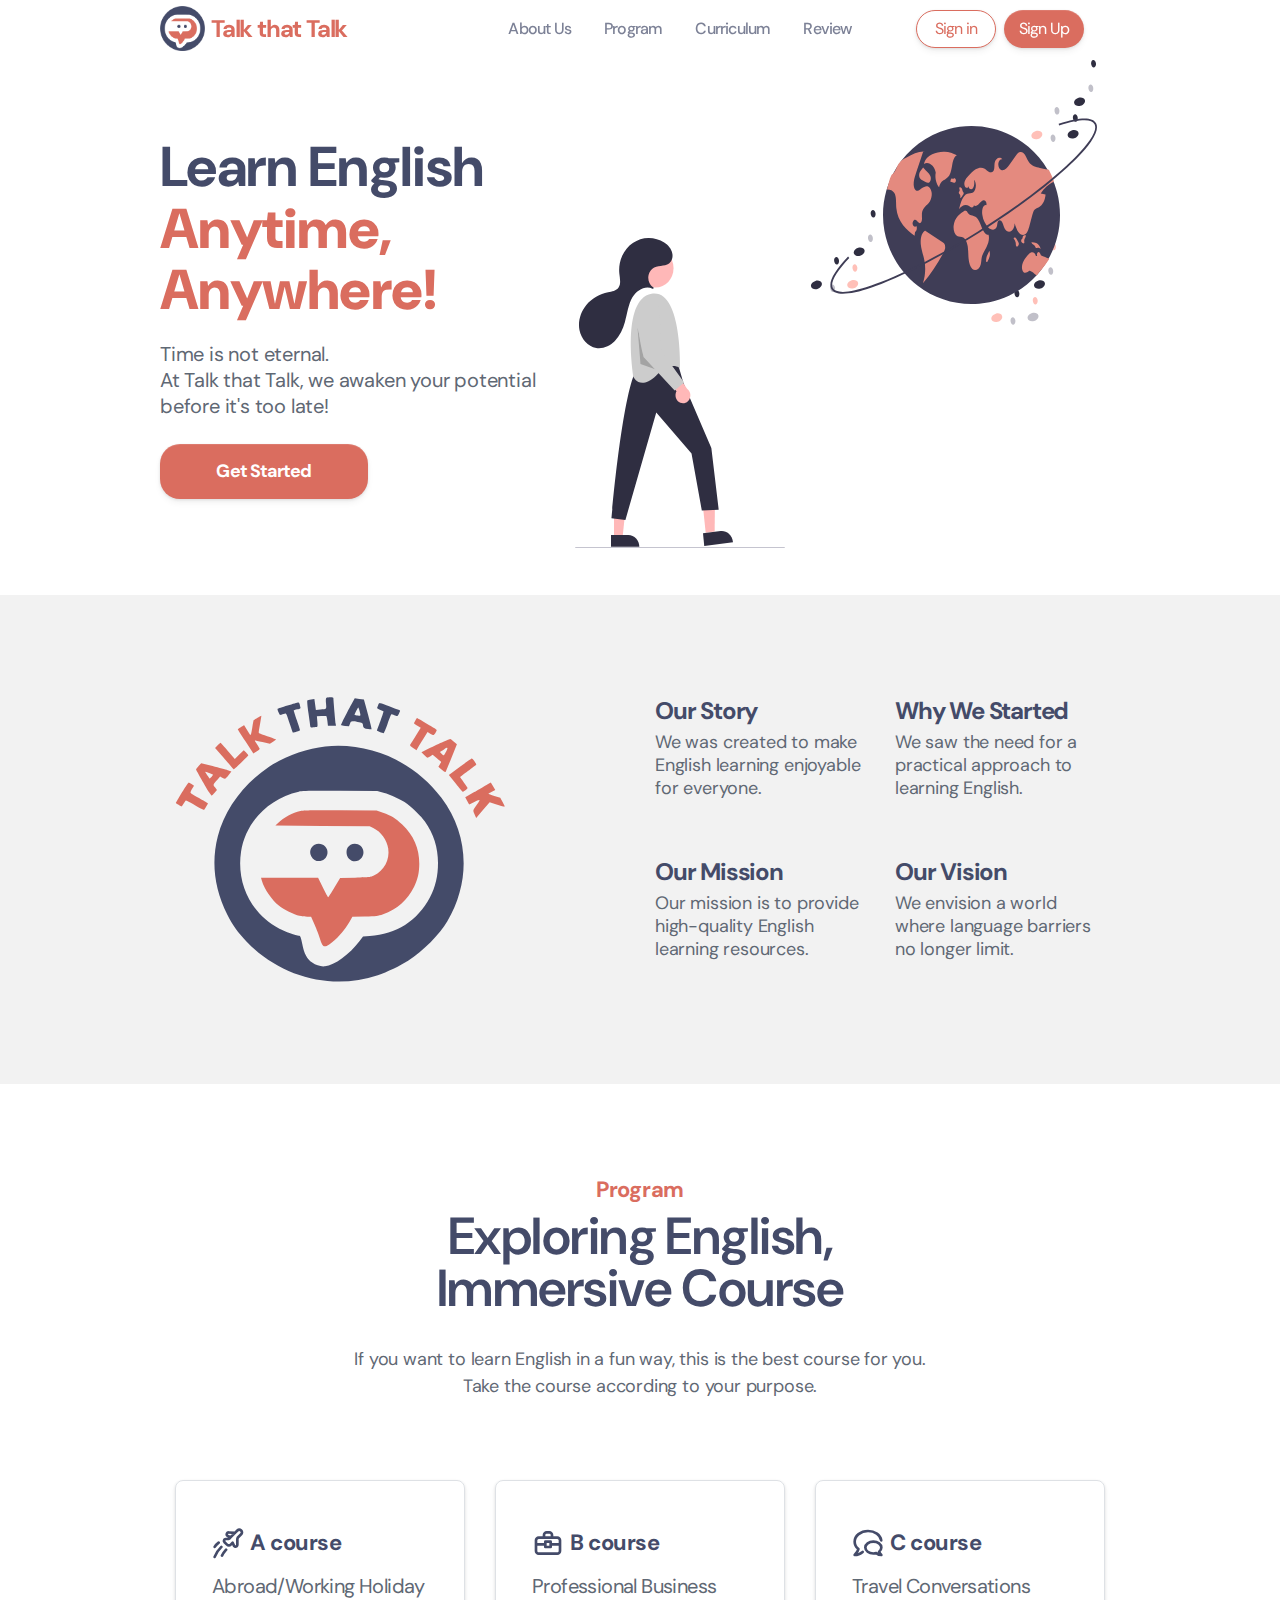
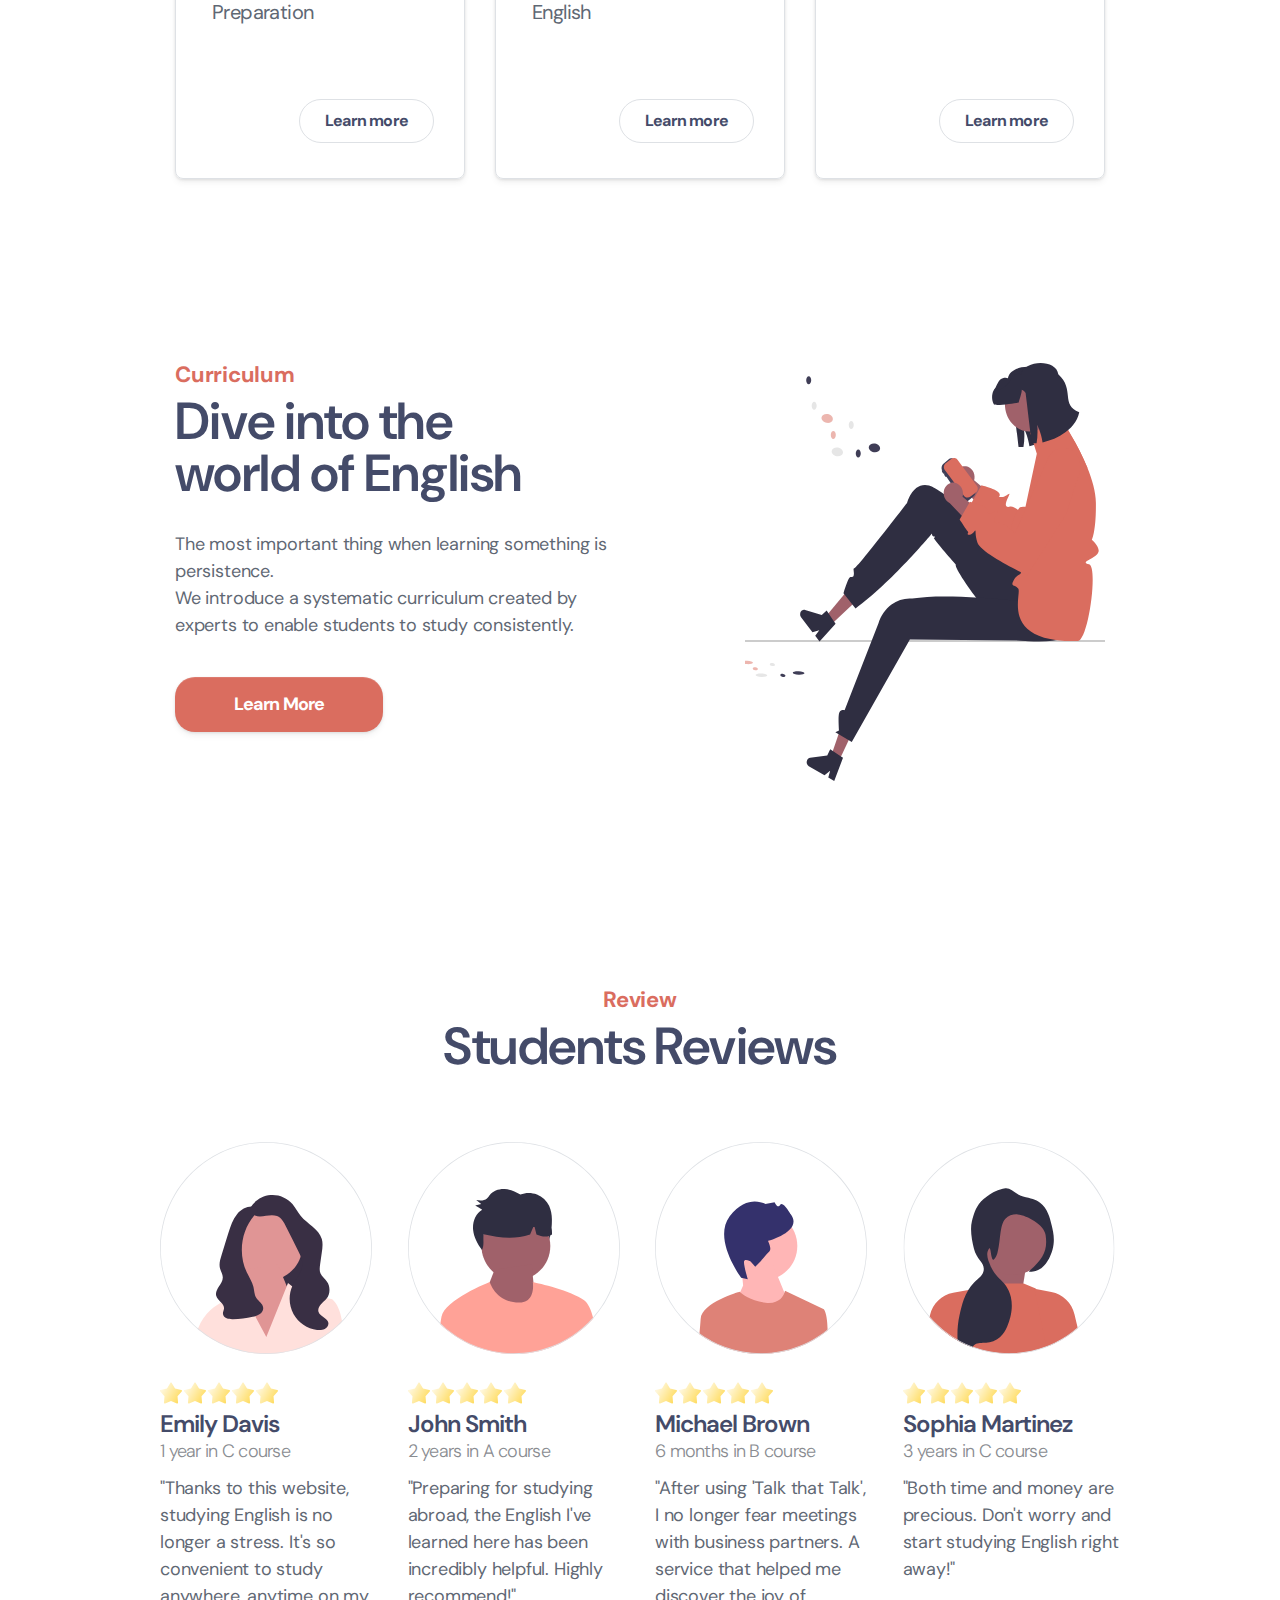
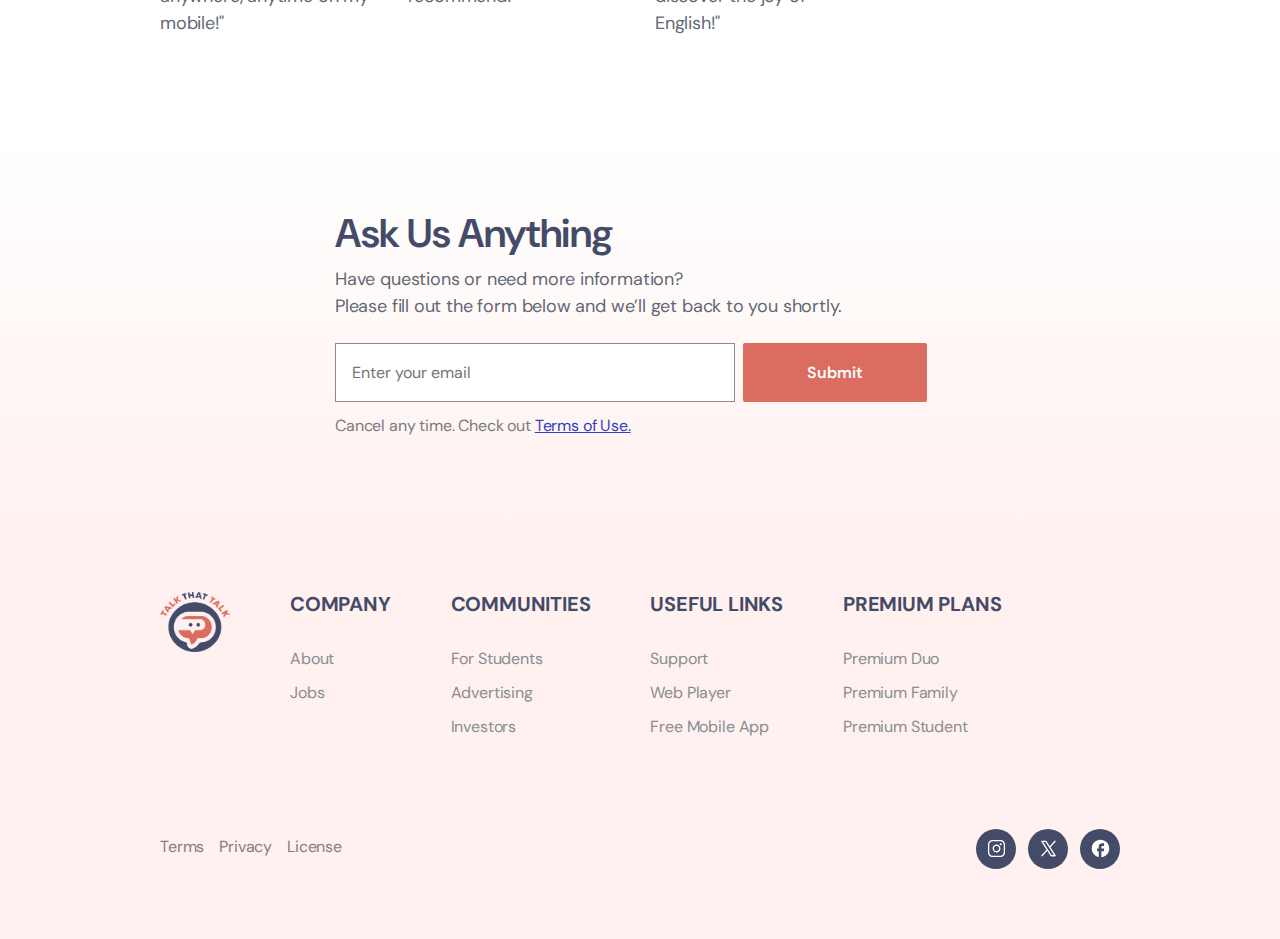
<file: index.html>
<!DOCTYPE html>
<html lang="en">
<head>
  <meta charset="UTF-8">
  <meta name="viewport" content="width=device-width, initial-scale=1.0">
  <title>Talk that Talk</title>
  <link rel="apple-touch-icon" sizes="180x180" href="/apple-touch-icon.png">
  <link rel="icon" type="image/png" sizes="32x32" href="/favicon-32x32.png">
  <link rel="icon" type="image/png" sizes="16x16" href="/favicon-16x16.png">
  <link rel="manifest" href="/site.webmanifest">
  <link rel="mask-icon" href="/safari-pinned-tab.svg" color="#da6d5f">
  <meta name="msapplication-TileColor" content="#da532c">
  <meta name="theme-color" content="#ffffff">
  <link rel="stylesheet" href="https://cdnjs.cloudflare.com/ajax/libs/font-awesome/6.0.0-beta3/css/all.min.css">
  <link href="https://fonts.googleapis.com/css2?family=DM+Sans:ital,opsz,wght@0,9..40,100..1000;1,9..40,100..1000&display=swap" rel="stylesheet">
  <link rel="stylesheet" href="./grid.min.css">
  <link rel="stylesheet" href="./style.css">
</head>
<body>
  <header id='header' class='header'>
    <div class="container">
      <div class="row">
        <div class='header-top'>
          <a class='title-group' href='#landing'>
              <img class='logo-text-none' src="./assets/logo-text-none.png" alt="logo-text-none" />
              <h1 class='header-title'>Talk that Talk</h1>
          </a>
          <input type="checkbox" id="menuToggle">
          <label for="menuToggle" class="open-btn">☰</label>
          <div class='sidebar' id='sidebar'>
              <div class='side-wrapper'>
                <div class="button-group-sidebar">
                  <a href="./sign-in.html" class='sign-button'>Sign in</a>
                  <a href="./main-sign-up.html" class='sign-button'>Sign Up</a>
                </div>
                <ul class='side-wrapper'>
                    <li class='side-content'><a href="#about">About Us</a></li>
                    <li class='side-content'><a href="#program">Program</a></li>
                    <li class='side-content'><a href="#curriculum">Curriculum</a></li>
                    <li class='side-content'><a href="#review">Review</a></li>
                </ul>
              </div>
          </div>
        </div>
        <div class='col-12 col-md-4'>
          <a class='title-group' href='#landing'>
              <img class='logo-text-none' src="./assets/logo-text-none.png" alt="logo-text-none" />
              <h1 class='header-title'>Talk that Talk</h1>
          </a>
        </div>
        <div class='col-12 col-md-5'>
          <ul class="nav-wrapper">
              <li class='nav-content'><a href="#about">About Us</a></li>
              <li class='nav-content'><a href="#program">Program</a></li>
              <li class='nav-content'><a href="#curriculum">Curriculum</a></li>
              <li class='nav-content'><a href="#review">Review</a></li>
          </ul>
        </div>
        <div class="col-12 col-md-3">
          <a href="./sign-in.html" class='sign-button'>Sign in</a>
          <a href="./main-sign-up.html" class='sign-button'>Sign Up</a>
        </div>
      </div>
    </div>
</header>

  <section id='landing' class='landing'>
    <div class="container">
      <div class="row">
        <div class="col-12 col-md-5">
          <div class='landing-img'>
            <img src="./assets/logo-text-none.png" alt="logo-text-none">
          </div>
          <div>
            <h1 class='landing-title'>Learn English <br /> <strong>Anytime, <br /> Anywhere!</strong></h1>
            <p class='landing-text'>Time is not eternal. <br /> At Talk that Talk, we awaken your potential before it's too late!</p>
          </div>
          <a class='section-button' href="#">Get Started</a>
        </div>
        <div class="col-12 col-md-7">
          <img src="./assets/earth.svg" alt="woman and earth" />
        </div>
      </div>
    </div>
  </section>

  <section id='about' class='about'>
    <div class="container">
      <div class="row">
        <div class="col-12 col-md-6">
          <div class='logo-img'>
            <img src="./assets/logo-text.svg" alt="logo-text" />
          </div>
        </div>
        <div class="col-12 col-md-3">
          <div class='about-content'>
            <h2 class='about-title'>Our Story</h2>
            <p class='about-text'>We was created to make English learning enjoyable for everyone.</p>
          </div>
          <div class='about-content'>
            <h2 class='about-title'>Our Mission</h2>
            <p class='about-text'>Our mission is to provide high-quality English learning resources.</p>  
          </div>
        </div>
        <div class="col-12 col-md-3">
          <div class='about-content'>
            <h2 class='about-title'>Why We Started</h2>
            <p class='about-text'>We saw the need for a practical approach to learning English.</p>
          </div>
          <div class='about-content'>
            <h2 class='about-title'>Our Vision</h2>
            <p class='about-text'>We envision a world where language barriers no longer limit.</p>
          </div>
        </div>
      </div>
    </div>
  </section>

  <section id='program' class='program'>
    <div class="container">
      <div class="row justify-content-center">
        <div class="col-12 col-md-10">
          <div>
            <strong class='section-category'>Program</strong>
            <h1 class='section-title'>Exploring English, <br />
              Immersive Course
            </h1>
            <p class='section-text'>If you want to learn English in a fun way, this is the best course for you. <br />
              Take the course according to your purpose.</p>
          </div>
        </div>
      </div>
      <div class="row">
        <div class="col-12 col-md-4">
          <div class='course-card'>
            <div class='card-title'>
              <div class='course-a'></div>
              <strong>A course</strong>
            </div>
            <p>Abroad/Working Holiday Preparation</p>
            <a href="#">Learn more</a>
          </div>
        </div>
        <div class="col-12 col-md-4">
          <div class='course-card'>
            <div class='card-title'>
              <div class='course-b'></div>
              <strong>B course</strong>
            </div>
            <p>Professional Business English</p>
            <a href="#">Learn more</a>
          </div>
        </div>
        <div class="col-12 col-md-4">
          <div class='course-card'>
            <div class='card-title'>
              <div class='course-c'></div>
              <strong>C course</strong>
            </div>
            <p>Travel Conversations</p>
            <a href="#">Learn more</a>
          </div>
        </div>
      </div>
    </div>
  </section>

  <section id='curriculum' class='curriculum'>
    <div class="container">
      <div class="row">
        <div class="col-12 col-md-6">
          <div>
            <strong class='section-category'>Curriculum</strong>
            <h1 class='section-title'>Dive into the <br /> world of English</h1>
            <p class='section-text'>The most important thing when learning something is persistence. <br />
              We introduce a systematic curriculum created by experts to enable students to study consistently.</p>  
          </div>
          <a class='section-button' href="#">Learn More</a>
        </div>
        <div class="col-12 col-md-6">
          <div class='curriculum-img'>
            <img src="./assets/dive-into.svg" alt="curriculum" />
          </div>
        </div>
      </div>
    </div>
  </section>

  <section id='review' class='review'>
    <div class="container">
      <div class="row justify-content-center">
        <div class="col-12 col-md-6">
          <div>
            <strong class='section-category'>Review</strong>
            <h1 class='section-title'>Students Reviews</h1>
          </div>
        </div>
      <div class="row">
        <div class='user-review'>
          <div class="col-12 col-md-3">
            <div class="review-content">
              <img class='user-img' src="./assets/user-01.svg" alt="user-01" />
              <div class="rating-stars">
                <div class="rating-star"></div>
                <div class="rating-star"></div>
                <div class="rating-star"></div>
                <div class="rating-star"></div>
                <div class="rating-star"></div>
              </div>
              <strong class='user-name'>Emily Davis</strong>
              <span>1 year in C course</span>
              <p>"Thanks to this website, studying English is no longer a stress. It's so convenient to study anywhere, anytime on my mobile!"</p>
            </div>
          </div>
          <div class="col-12 col-md-3">
            <div class="review-content">
              <img class='user-img' src="./assets/user-02.svg" alt="user-02" />
              <div class="rating-stars">
                <div class="rating-star"></div>
                <div class="rating-star"></div>
                <div class="rating-star"></div>
                <div class="rating-star"></div>
                <div class="rating-star"></div>
              </div>
              <strong class='user-name'>John Smith</strong>
              <span>2 years in A course</span>
              <p>"Preparing for studying abroad, the English I've learned here has been incredibly helpful. Highly recommend!"</p>
            </div>
          </div>
          <div class="col-12 col-md-3">
            <div class="review-content">
              <img class='user-img' src="./assets/user-03.svg" alt="user-03" />
              <div class="rating-stars">
                <div class="rating-star"></div>
                <div class="rating-star"></div>
                <div class="rating-star"></div>
                <div class="rating-star"></div>
                <div class="rating-star"></div>
              </div>
              <strong class='user-name'>Michael Brown</strong>
              <span>6 months in B course</span>
              <p>"After using 'Talk that Talk', I no longer fear meetings with business partners. 
                A service that helped me discover the joy of English!"</p>
            </div>
          </div>
          <div class="col-12 col-md-3">
            <div class="review-content">
              <img class='user-img' src="./assets/user-04.svg" alt="user-04" />
              <div class="rating-stars">
                <div class="rating-star"></div>
                <div class="rating-star"></div>
                <div class="rating-star"></div>
                <div class="rating-star"></div>
                <div class="rating-star"></div>
              </div>
              <strong class='user-name'>Sophia Martinez</strong>
              <span>3 years in C course</span>
              <p>"Both time and money are precious. Don't worry and start studying English right away!"</p>
            </div>
          </div>
        </div>
      </div>
      <div class="row">
        <div class="alert alert-warning" role="alert">
          Full reviews are available on desktop 🫶
        </div>
      </div>
    </div>
  </section>

  <aside id='contact' class='contact-email'>
    <div class="container">
      <div class="row justify-content-center">
        <div class="col-12 col-md-8">
          <h1 class='section-title'>Ask Us Anything</h1>
          <p>Have questions or need more information? <br />
            Please fill out the form below and we’ll get back to you shortly.</p>
          <form class='input-group' action="method">
            <div class='enter-email'>
              <input type="email" placeholder='Enter your email'>
              <button type='submit'>Submit</button>
            </div>
            <p>Cancel any time. Check out 
              <a href='#'>Terms of Use.</a>
            </p>
          </form>
          </div>
        </div>
      </div>
    </div>
  </aside>

  <footer class='footer'>
    <div class="container">
      <div class="row">
        <div class="col-12">
          <nav class='footer-nav'>
            <div class='footer-top'>
              <div class='footer-logo'>
                <a href="./index.html">
                  <img src="./assets/logo-text.png" alt="logo-text">
                </a>
              </div>
              <ul class='footer-company'>
                <h2>COMPANY</h2>
                <li>
                  <a href="#">About</a>
                </li>
                <li>
                  <a href="#">Jobs</a>
                </li>
              </ul>
              <ul class='footer-communities'>
                <h2>COMMUNITIES</h2>
                <li>
                  <a href="#">For Students</a>
                </li>
                <li>
                  <a href="#">Advertising</a>
                </li>
                <li>
                  <a href="#">Investors</a>
                </li>
              </ul>
              <ul class='footer-app'>
                <h2>USEFUL LINKS</h2>
                <li>
                  <a href="#">Support</a>
                </li>
                <li>
                  <a href="#">Web Player</a>
                </li>
                <li>
                  <a href="#">Free Mobile App</a>
                </li>
              </ul>
              <ul class='footer-plans'>
                <h2>PREMIUM PLANS</h2>
                <li>
                  <a href="#">Premium Duo</a>
                </li>
                <li>
                  <a href="#">Premium Family</a>
                </li>
                <li>
                  <a href="#">Premium Student</a>
                </li>
              </ul>
            </div>
            <div class='footer-bottom'>
              <ul class='footer-links'>
                <li class='footer-link'>
                  <a href="#">Terms</a>
                </li>
                <li class='footer-link'>
                  <a href="#">Privacy</a>
                </li>
                <li class='footer-link'>
                  <a href="#">License</a>
                </li>
              </ul>
              <ul class='footer-icons'>
                <a class="button-insta" aria-label='Instagram' type='button'><img src="./assets/insta-logo.svg" alt=""></a>
                <a class="button-x" aria-label='X' type='button'><img src="./assets/x-logo.svg" alt=""></a>
                <a class="button-facebook" aria-label='Facebook' type='button'><img src="./assets/facebook-logo.svg" alt=""></a>
              </ul>
            </div>
          </nav>
        </div>
      </div>
    </div>
  </footer>
</body>
</html>
</file>
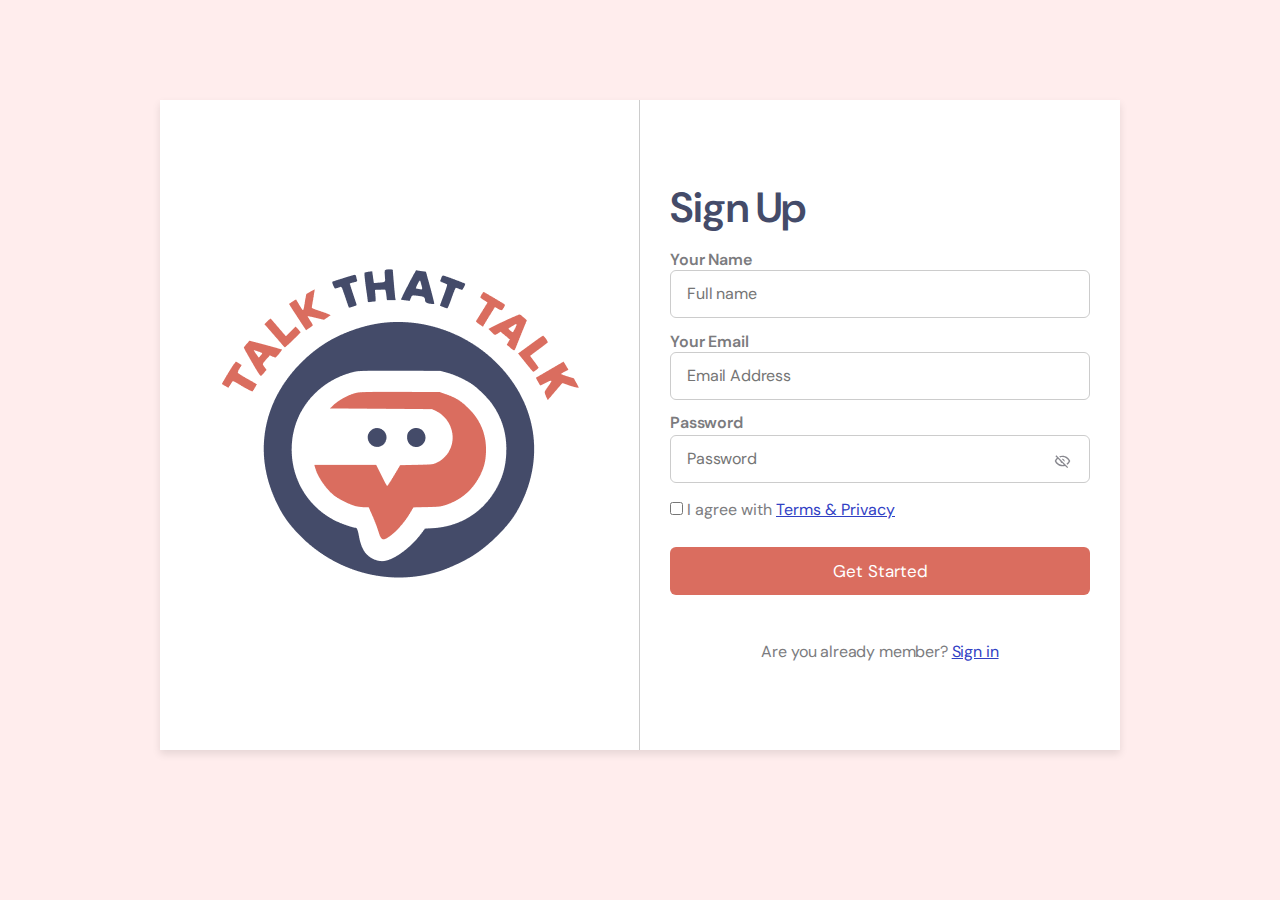
<file: email-sign-up.html>
<!DOCTYPE html>
<html lang="en">
<head>
    <meta charset="UTF-8">
    <meta name="viewport" content="width=device-width, initial-scale=1.0">
    <title>Email Sign Up</title>
    <link rel="apple-touch-icon" sizes="180x180" href="/apple-touch-icon.png">
    <link rel="icon" type="image/png" sizes="32x32" href="/favicon-32x32.png">
    <link rel="icon" type="image/png" sizes="16x16" href="/favicon-16x16.png">
    <link rel="manifest" href="/site.webmanifest">
    <link rel="mask-icon" href="/safari-pinned-tab.svg" color="#da6d5f">
    <meta name="msapplication-TileColor" content="#da532c">
    <meta name="theme-color" content="#ffffff">
    <link href="https://fonts.googleapis.com/css2?family=DM+Sans:ital,opsz,wght@0,9..40,100..1000;1,9..40,100..1000&display=swap" rel="stylesheet">
    <link rel="stylesheet" href="./grid.min.css">
    <link rel="stylesheet" href="./style.css">
    <link rel="stylesheet" href="./sign.css">
    <link rel="stylesheet" href="./sign-up-email.css">
</head>
<body>
  <main class='email-sign-up'>
    <div class='container'>
      <div class="row">
        <div class="col-12 col-md-6 left">
          <div class='logo-image'>
            <a href="./index.html"><img src="./assets/logo-text.png" alt="logo-text"></a>
          </div>
        </div>
        <div class="col-12 col-md-6 right">
          <div>
            <h2 class='section-title'>Sign Up</h2>
          </div>
          <form action="email-signup-endpoint" method="POST">
            <div class='user-input-signup'>
              <div class='user-name'>
                <label class='sign-up-label' for="name">Your Name</label>
                <input class='user-input' type="text" id="name" placeholder='Full name' required><br>
              </div>
      
              <div class='user-email'>
                <label class='sign-up-label' for="email">Your Email</label>
                <input class='user-input' type="email" id="email" placeholder='Email Address' required><br>
              </div>
      
              <div class='user-pw'>
                <label class='sign-up-label' for="password">Password</label>
                <input class='user-input' type="password" id="password" placeholder='Password' required><br>
                <div class='show-pw' role='button'>
                  <img class='pw-icon' src="./assets/MdiEyeOffOutline 1.svg" alt="close-eye">
                </div>
                <!-- <span id="passwordError" class="error-message">Password must be at least 8 characters long.</span><br> -->
              </div>
            </div>
    
            <div class='agree-terms'>
              <input type="checkbox" id="terms" name="terms" required>
              <label for="terms">I agree with <a>Terms & Privacy</a></label><br>
            </div>
    
            <div>
              <button class='sign-button' type="submit">Get Started</button>
            </div>
    
            <div class='sign-text'>
              <p>Are you already member? <a href="./sign-in.html">Sign in</a></p>
            </div>
          </form>
        </div>
      </div>
    </div>
  </main>
</body>
</html>
</file>
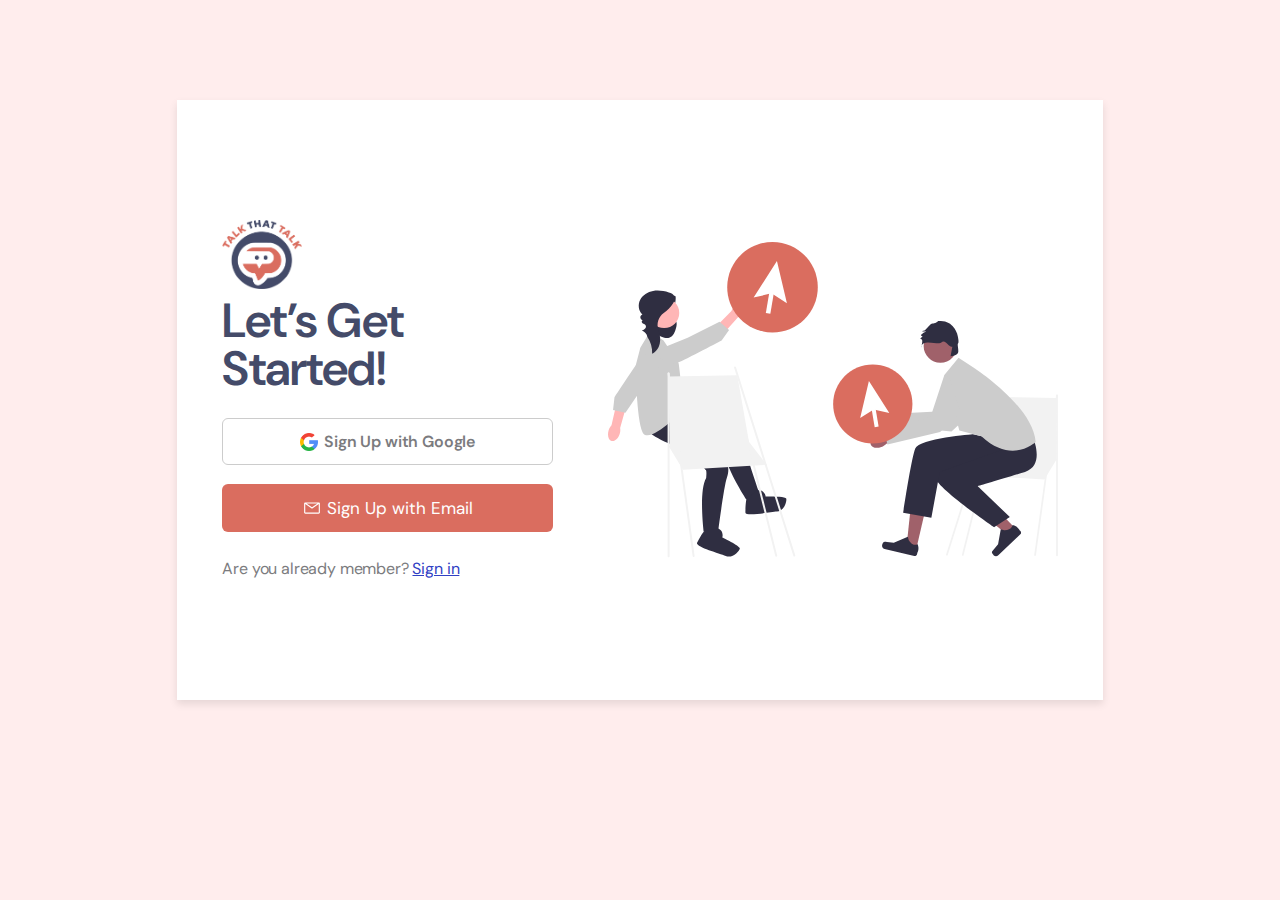
<file: main-sign-up.html>
<!DOCTYPE html>
<html lang="en">
<head>
  <meta charset="UTF-8">
  <meta name="viewport" content="width=device-width, initial-scale=1.0">
  <title>Sign up</title>
  <link rel="apple-touch-icon" sizes="180x180" href="/apple-touch-icon.png">
  <link rel="icon" type="image/png" sizes="32x32" href="/favicon-32x32.png">
  <link rel="icon" type="image/png" sizes="16x16" href="/favicon-16x16.png">
  <link rel="manifest" href="/site.webmanifest">
  <link rel="mask-icon" href="/safari-pinned-tab.svg" color="#da6d5f">
  <meta name="msapplication-TileColor" content="#da532c">
  <meta name="theme-color" content="#ffffff">
  <link href="https://fonts.googleapis.com/css2?family=DM+Sans:ital,opsz,wght@0,9..40,100..1000;1,9..40,100..1000&display=swap" rel="stylesheet">
  <link rel="stylesheet" href="./grid.min.css">
  <link rel="stylesheet" href="./style.css">
  <link rel="stylesheet" href="./sign.css">
  <link rel="stylesheet" href="./sign-up.css">
</head>
<body>
  <main class='sign-up-main' id='sign-up-main'>
    <div class="container">
      <div class="row">
        <div class="col-12 col-md-5">
          <div class='sign-up-title'>
            <div class='title-logo-img'>
              <a href="./index.html"><img src="./assets/logo-text.png" alt="logo-text"></a>
            </div>
            <h2 class='section-title'>Let’s Get Started!</h2>
          </div>
          <div class='sign-up-google'>
            <a href="#">
              <button class='google-button' click="window.location.href='google-signup-url'">
              <img src="./assets/google-icon.png" alt="google-icon" />Sign Up with Google
              </button>
            </a>
          </div>
          <div class='sign-up-email'>
            <a href="./email-sign-up.html">
              <button class='sign-button' onclick="window.location.href='email-signup.html'">
              <img class='email-icon' src="./assets/CarbonEmail 1.svg" alt="google-icon" />Sign Up with Email
              </button>
            </a>
          </div>
          <div class='sign-text'>
            <p>Are you already member? <a href="./sign-in.html">Sign in</a></p>
          </div>
        </div>
        <div class="col-12 col-md-7">
          <div class='sign-up-img'>
            <img src="./assets/sign-up.svg" alt="sign-up">
          </div>
        </div>
      </div>
    </div>
  </main>
</body>
</html>
</file>
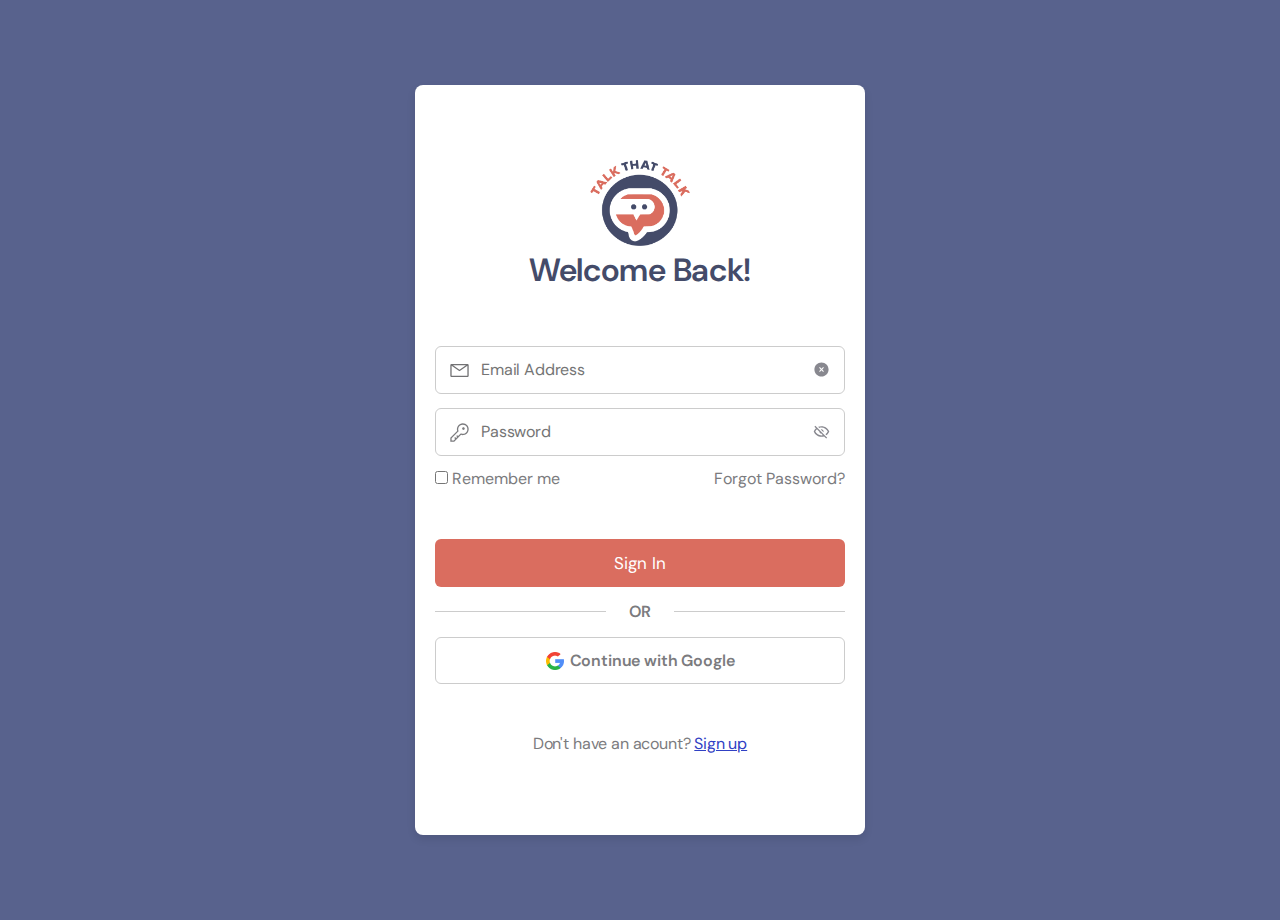
<file: sign-in.html>
<!DOCTYPE html>
<html lang="en">
<head>
  <meta charset="UTF-8">
  <meta name="viewport" content="width=device-width, initial-scale=1.0">
  <title>Sign in</title>
  <link rel="apple-touch-icon" sizes="180x180" href="/apple-touch-icon.png">
  <link rel="icon" type="image/png" sizes="32x32" href="/favicon-32x32.png">
  <link rel="icon" type="image/png" sizes="16x16" href="/favicon-16x16.png">
  <link rel="manifest" href="/site.webmanifest">
  <link rel="mask-icon" href="/safari-pinned-tab.svg" color="#da6d5f">
  <meta name="msapplication-TileColor" content="#da532c">
  <meta name="theme-color" content="#ffffff">
  <link href="https://fonts.googleapis.com/css2?family=DM+Sans:ital,opsz,wght@0,9..40,100..1000;1,9..40,100..1000&display=swap" rel="stylesheet">
  <link rel="stylesheet" href="./grid.min.css">
  <link rel="stylesheet" href="./style.css">
  <link rel="stylesheet" href="./sign.css">
  <link rel="stylesheet" href="./sign-in.css">
</head>
<body>
  <main class='sign-in' id='sign-in'>
    <div class='container'>
      <div class='row'>
        <div class='col-12'>
          <div class='sign-in-title'>
            <div class="title-logo-img">
              <a href="./index.html"><img src="./assets/logo-text.png" alt="logo-text"></a>
            </div>
            <h2 class='section-title'>Welcome Back!</h2>
          </div>
          <article>
              <form class='sign-in-group' action="method">
                <div class='sign-email'>
                  <div class='email-icon'></div>
                  <input class='user-input' type="email" placeholder='Email Address'>
                  <div class='clear-button' role='button'>
                    <img src="./assets/SolarCloseCircleBold 1.svg" alt="clear-email">
                  </div>
                </div>
                <div class='sign-pw'>
                  <div class='pw-icon'></div>
                  <input class='user-input' type="password" placeholder='Password'>
                  <div class='show-pw' role='button'>
                    <img src="./assets/MdiEyeOffOutline 1.svg" alt="close-eye">
                  </div>
                </div>
                <div class="set-sign-in">
                  <div class='remember-email'>
                    <input class="sign-check-input" type="checkbox" id="remember" />
                    <label for="remember" class="sign-check-label">Remember me</label>
                  </div>
                  <div class='info-user'>
                    <a href="#">Forgot Password?</a>
                  </div>
                </div>
                <div>
                  <a href='#'><button class='sign-button' type='submit'>Sign In</button></a>
                </div>
                <div class='sign-google'>
                  <div class="divider">
                    <hr>
                    <span>OR</span>
                    <hr>
                  </div>
                  <div class='with-google'>
                    <a href="#">
                      <button class='google-button' onclick="window.location.href='google-signup-url'">
                      <img src="./assets/google-icon.png" alt="google-icon">Continue with Google</button>
                    </a>
                  </div>
                </div>
                <div class='sign-text'>
                  <p>Don't have an acount? <a href="./main-sign-up.html">Sign up</a></p>
                </div>
              </form>
          </article>
          <!-- <footer class='footer'>
            <div class="container">
              <div class="row">
                <div class="col-12">
                  <ul class='footer-links'>
                    <li class='footer-link'>
                      <a href="#">Terms</a>
                    </li>
                    <li class='footer-link'>
                      <a href="#">Privacy</a>
                    </li>
                    <li class='footer-link'>
                      <a href="#">License</a>
                    </li>
                  </ul>
                </div>
              </div>
            </div>
          </footer> -->
        </div>
      </div>
    </div>
  </main>
</body>
</html>
</file>
<file: style.css>
* {
  box-sizing: border-box;
  margin: 0;
}

html {
  scroll-behavior: smooth;
}

body {
  font-family: "DM Sans", sans-serif;
  overflow-x: hidden;
}

a {
  color: inherit;
  text-decoration: none;
}

button,
input,
textarea {
  font-family: "DM Sans", sans-serif;
  font-size: 16px;
}

button:focus,
button:active,
input:focus,
input:active,
textarea:focus,
textarea:active {
  box-shadow: none;
  outline: none;
}

ul,
ol,
li {
  padding-left: 0;
  margin-left: 0;
  list-style-type: none;
}

p {
  font-size: 18px;
  line-height: 1.3;
  letter-spacing: -0.01em;
  color: #5F6874;
}

.container {
  width: 100%;
  padding: 0 15px;
}

.section-category {
  display: block;
  font-size: 16px;
  line-height: 1;
  letter-spacing: -0.01em;
  color: #DA6D5F;
  margin-bottom: 8px;
}

.section-title {
  font-size: 34px;
  line-height: 1.05882352941;
  font-weight: 600;
  letter-spacing: -0.03em;
  color:#444B69;
  margin-bottom: 26px;
}

.section-text {
  margin-bottom: 28px;
}

.section-title strong {
  color: #DA6D5F;
}

.section-button {
  display: inline-flex;
  justify-content: center;
  align-items: center;
  width: 192px;
  height: 45px;
  font-size: 16px;
  font-weight: 700;
  line-height: 1.75;
  letter-spacing: -0.05em;
  border-radius: 20px;
  color:#fff;
  background-color: #DA6D5F;
  cursor: pointer;
  box-shadow: 0px 1px 3px rgba(0, 0, 0, 0.1), 0px 4px 6px rgba(0, 0, 0, 0.05), inset 0px 1px 0px rgba(255, 255, 255, 0.1);
}

.section-button:hover {
  border: 1px solid #DA6D5F;
  color:#DA6D5F;
  background-color: #fff;
  box-shadow: 0px 13px 18px rgba(0, 0, 0, 0.1), 0px 11px 55px rgba(0, 0, 0, 0.07);
  transition: background-color 300ms ease-in-out;
}

.section-button:active {
  transform: scale(0.9);
}

/* Header */

.header {
  position: fixed;
  top: 0;
  width: 100%;
  z-index: 100;
  display: block;
  background-color: rgba(255, 255, 255, 0.8);
}

.header-top .title-group {
  display: flex;
  justify-content: center;
  align-items: center;
}

.header-top .title-group img:first-child {
  width: 50px;
  height: auto;
  margin: 10px 6px;
}

.header-top .title-group h1 {
  display: inline-block;
  font-size: 20px;
  line-height: 1;
  letter-spacing: -0.03em;
  color: #DA6D5F;
}

.nav-wrapper,
.button-group,
.header .col-md-4,
.header .col-md-3 {
  display: none;
}

/* Sidebar */

.sidebar {
  height: 100%;
  width: 250px;
  position: fixed;
  top: 0;
  right: -250px;
  background-color: rgba(255, 255, 255, 0.9);
  padding-top: 60px;
  transition: 0.3s;
  z-index: 1000;
}

.button-group-sidebar {
  display: flex;
  justify-content: center;
  align-items: center;
  margin: 18px 18px 25px;
}

.button-group-sidebar .sign-button {
  display: flex;
  justify-content: center;
  align-items: center;
  width: 100px;
  height: 38px;
  font-size: 16px;
  line-height: 1.75;
  letter-spacing: -0.05em;
  border-radius: 30px;
  box-shadow: 0px 1px 3px rgba(0, 0, 0, 0.1), 0px 4px 6px rgba(0, 0, 0, 0.05), inset 0px 1px 0px rgba(255, 255, 255, 0.1);
}

.button-group-sidebar .sign-button:first-child {
  border: 1px solid #DA6D5F;
  color: #DA6D5F;
  background-color: #fff;
  margin-right: 8px;
}

.button-group-sidebar .sign-button:last-child {
  color: #fff;
  background-color: #DA6D5F;
}

.button-group-sidebar .sign-button:first-child:hover {
  background-color: #EAEAEA;
}

.button-group-sidebar .sign-button:last-child:hover {
  background-color: #E9958A;
}

.sidebar a {
  padding: 10px 15px;
  text-decoration: none;
  font-size: 18px;
  display: block;
  transition: 0.3s;
}

.sidebar .side-wrapper a {
  color: #818181;
}

.sidebar a:hover {
  color: #f1f1f1;
}

.sidebar .side-wrapper {
  margin-bottom: 25px;
}

.open-btn {
  font-size: 20px;
  cursor: pointer;
  background-color: #fff;
  color: #444B69;
  padding: 10px;
  border: none;
  text-decoration: none;
  position: absolute;
  top: 10px;
  right: 10px;
  z-index: 1100;
}

#menuToggle {
  position: absolute;
  visibility: hidden;
}

#menuToggle:checked ~ .sidebar {
  right: 0;
}

#menuToggle:checked ~ .open-btn::before {
  display: none;
  content: "\f00d";
  font-family: FontAwesome;
}

/* Landing */
.landing {
  padding: 120px 0;
  text-align: center;
}

.landing-img {
  display: flex;
  justify-content: flex-end;
}

.landing-img img {
  height: 77px;
  width: 81px;
  margin-right: 60px;
  margin-bottom: 8px;
}

.landing-title {
  font-size: 40px;
  line-height: 1;
  letter-spacing: -0.01em;
  color: #444B69;
  margin-bottom: 20px;
}

.landing-title strong {
  color: #DA6D5F;
}

.landing p {
  line-height: 1.2222222;
  margin-bottom: 22px;
}

.landing .col-md-7 img {
  display: none;
}

/* About */
.about {
  background-color: #F2F2F2;
  padding: 60px 0;
}

.logo-img {
  display: flex;
  justify-content: center;
  margin-bottom: 35px;
}

.logo-img img {
  display: block;
  width: 100%;
  max-width: 260px;
  height: auto;
}

.about-content {
  margin-bottom: 20px;
}

.about-title {
  font-size: 20px;
  line-height: 1;
  letter-spacing: -0.05em;
  font-weight: 700;
  color:#444B69;
  margin-bottom: 4px;
}

.about-text {
  font-size: 16px;
  line-height: 1.2222222;
  letter-spacing: -0.02;
}

  /* Program */
  .program {
    padding: 76px 0;
  }

  .program .section-text {
    margin-bottom: 50px;
  }

  .program .col-md-10 {
    text-align: center;
  }

  .program .col-md-4 {
    margin-bottom: 12px;
  }

  .program .col-md-4:last-child {
    margin-bottom: 0;
  }

  .course-card {
    width: 100%;
    height: 200px;
    border: 1px solid #DEE1E5;
    border-radius: 8px;
    box-shadow: 0px 1px 3px rgba(0, 0, 0, 0.1), 0px 4px 6px rgba(0, 0, 0, 0.05), inset 0px 1px 0px rgba(255, 255, 255, 0.1);
  }

  .card-title {
    position: relative;
    padding: 28px 31px 0;
    display: inline-flex;
    justify-content: center;
    align-items: center;
    color:#444B69;
    margin-bottom: 20px;
  }

  .card-title strong {
    font-size: 22px;
    line-height: 1.09090909091;
    letter-spacing: -0.02em;
  }

  .card-title strong:hover {
    color: #fff;
  }

  .course-a,
  .course-b,
  .course-c {
    width: 32px;
    height: 32px;
    margin-right: 6px;
  }

  .course-a {
    background-image: url('./assets/icon-01.svg');
  }

  .course-card:hover .course-a {
    background-image: url('./assets/icon-01-fff.svg');
  }

  .course-b {
    background-image: url('./assets/icon-02.svg');
  }

  .course-card:hover .course-b {
    background-image: url('./assets/icon-02-fff.svg');
  }

  .course-c {
    background-image: url('./assets/icon-03.svg');
  }

  .course-card:hover .course-c {
    background-image: url('./assets/icon-03-fff.svg');
  }

  .course-card:hover {
    background-color: #444B69;
    border: none;
    box-shadow: 0px 13px 18px rgba(0, 0, 0, 0.15), 0px 11px 55px rgba(0, 0, 0, 0.07);
    transition: background-color 300ms ease-in-out;
  }

  .course-card:hover * {
    color: #fff;
    transition: color 100ms ease-in-out;
  }

  .course-card a {
    position: absolute;
    right: 40px;
    bottom: 25px;
    width: 135px;
    display: inline-flex;
    justify-content: center;
    align-items: center;
    font-size: 16px;
    font-weight: 700;
    line-height: 1.5714285714;
    letter-spacing: -0.05em;
    border: 1px solid #DEE1E5;
    border-radius: 30px;
    padding: 8px 25px;
    color: #444B69;
  }

  .course-card:hover a {
    background-color: #fff;
    color:#444B69;
    border: none;
    box-shadow: 0px 1px 3px rgba(0, 0, 0, 0.1), 0px 4px 6px rgba(0, 0, 0, 0.05), inset 0px 1px 0px rgba(255, 255, 255, 0.1);
  }

  .course-card a:before {
    height: 0%;
    width: 2px;
  }
  
  .course-card a:hover {
    box-shadow: 2px 2px 3px 0 rgba(255,255,255,.5),
                -2px -2px 3px 0 rgba(116, 125, 136, .5), 
      inset -2px -2px 3px 0 rgba(255,255,255,.2),
      inset 2px 2px 3px 0 rgba(0, 0, 0, .4);
  }

  .course-card p {
    font-size: 18px;
    line-height: 1;
    letter-spacing: -0.02em;
    margin-left: 31px;
  }


  /* Curriculum */
  .curriculum {
    padding: 46px 0;
    text-align: left;
  }

  .curriculum .section-button {
    margin-bottom: 70px;
  }

  .curriculum-img {
    display: flex;
    justify-content: end;
  }

  .curriculum img {
    display: block;
    width: 100%;
    max-width: 360px;
    height: 258px;
  }

  /* Review */
  .review {
    padding: 46px 0;
  }

  .review .col-md-6 {
    text-align: center;
  }

  .review .user-review {
    display: grid;
    grid-template-columns: repeat(2, 1fr); /* 2열 레이아웃 */
  }

  .review-content img {
    display: block;
    width: 165px;
    height: 165px;
    margin-bottom: 6px;
  }

  .review-content strong, 
  .review-content span, 
  .review-content p {
    display: none;
  }

  .rating-stars {
    display: flex;
    justify-content: center;
    align-items: center;
    margin-bottom: 15px;
  }

  .rating-star {
    display: block;
    width: 22px;
    height: 22px;
    margin-right: 2px;
    background-image: url('./assets/star.svg');
    background-size: cover;
    position: relative;
    overflow: hidden;
  }

  .rating-star::before {
    content: '';
    position: absolute;
    top: 0;
    left: -100%;
    width: 200%;
    height: 100%;
    background: linear-gradient(
      120deg,
      rgba(255, 255, 255, 0) 0%,
      rgba(255, 255, 255, 0.8) 50%,
      rgba(255, 255, 255, 0) 100%
    );
    animation: shine 2.5s infinite;
  }
  
  @keyframes shine {
    0% {
      left: -100%;
    }
    50% {
      left: 100%;
    }
    100% {
      left: 100%;
    }
  }

  .alert {
    text-align: center;
    padding: 20px;
    margin: 20px 0;
    border: 1px solid transparent;
    border-radius: 4px;
  }

  .alert-warning {
    min-width: 370px;
    color: #856404;
    background-color: #fff3cd;
    border-color: #ffeeba;
  }

  .alert-warning:hover {
    opacity: 0.4;
  }

  /* Contact-email */

  .contact-email {
    padding: 50px 0;
    text-align: center;
    background: linear-gradient(360deg, #FFF1EF 0%, #FFFFFF 100%);
  }

  .contact-email .section-title {
    font-size: 32px;
    line-height: 1.25;
    letter-spacing: -0.05em;
    margin-bottom: 8px;
  }

  .contact-email p {
    margin-bottom: 13px;
  }

  .input-group {
    display: flex;
    flex-direction: column;
  }

  .input-group input {
    height: 48px;
    width: 100%;
    padding: 12px 16px;
    border: 1px solid #898C91;
    margin-bottom: 8px;
  }

  .input-group button {
    height: 48px;
    width: 100%;
    border: none;
    border-radius: 2px;
    cursor: pointer;
    background-color: #DA6D5F;
    color: #fff;
    margin-bottom: 8px;
  }

  .input-group button:hover {
    border: 1px solid #DA6D5F;
    color:#DA6D5F;
    background-color: #fff;
    transition: color 300ms ease-in-out;
  }

  .input-group p {
    font-size: 16px;
    line-height: 1.5384615385;
    color: #7b7b7e;
  }

  .input-group a {
    color: #3040C4;
    text-decoration: underline;
  }

  /* Footer */

  footer {
    background-color: #FFF1EF;
    padding : 50px 0 15px;
  }

  .footer-logo img {
    display: block;
    max-width: 70px;
    height: auto;
    margin: 0 30px 30px 0;
  }

  .footer-top ul {
    margin: 0 0 30px 0;
  }

  .footer-nav h2 {
    font-size: 18px;
    line-height: 1;
    letter-spacing: -0.01em;
    color: #444B69;
    margin-bottom: 15px;
  }

  .footer-nav li {
    padding: 3px 0 9px;
    font-size: 16px;
    line-height: 1.2;
    letter-spacing: -0.01em;
    color: #898C91;
  }

  .footer-top li:hover,
  .footer-links:hover {
    color: #DA6D5F;
  }

  .footer-links,
  .footer-icons {
    display: flex;
    align-items: center;
    margin-bottom: 25px;
  }

  .button-insta,
  .button-x,
  .button-facebook {
    display: flex;
    justify-content: center;
    align-items: center;
    width: 40px;
    height: 40px;
    background-color: #444B69;
    border-radius: 50px;
  }

  .button-insta,
  .button-x {
    margin-right: 8px;
  }

  .button-insta:hover,
  .button-x:hover,
  .button-facebook:hover {
    background-color: #616b96;
  }

  .footer-icons img {
    width: 21px;
    height: 21px;
  }

  .footer-link {
    margin-right: 15px;
  }

  .footer-link:last-child {
    margin-right: 0;
  }

  .footer-link a {
    color: #807F81;
    font-size: 16px;
    line-height: 1.2;
  }

/* >= 768px (DESKTOP) */
@media screen and (min-width: 768px) {

  /* Reset CSS */
  p {
    font-size: 18px;
    line-height: 1.5;
  }

  .fill-button {
    width: 160px;
    height: 56px;
    font-size: 18px;
    line-height: 1.5555555556;
  }

  .section {
    padding-bottom: 96px;
  }

  .section-category {
    font-size: 22px;
    line-height: 1.09090909091;
  }

  .section-title {
    font-size: 52px;
    line-height: 1;
    letter-spacing: -0.01em;
    margin-bottom: 32px;
  }

  .section-button {
    width: 208px;
    height: 55px;
    font-size: 18px;
    line-height: 1.3888888889;
  }

  /* Header */

  .header {
    position: fixed;
    top: 0;
    width: 100%;
    z-index: 100;
    display: block;
    background-color: rgba(255, 255, 255, 0.8);
  }

  .header-top {
    display:none;
  }

  .header .col-md-4 {
    display: flex;
    padding-left: 0;
  }

  .title-group {
    display: flex;
    flex-direction: row;
    justify-content: flex-start;
    align-items: center;
  }

  .title-group img {
    display: block;
    height: 45px;
    width: 45px;
    margin: 6px 6px 6px 0;
  }

  .title-group h1 {
    display: inline-block;
    font-size: 24px;
    line-height: 1.1666666667;
    letter-spacing: -0.05em;
    color: #DA6D5F;
  }

  .header .col-md-5 {
    display: inline-flex;
    justify-content: center;
    align-items: center;
  }

  .button-group-sidebar {
    display: flex;
    align-items: center;
  }

  .header-title {
    flex-grow: 1;
  }

  .nav-wrapper {
    display: flex;
    flex-direction: row;
  }

  .nav-wrapper .nav-content {
    font-size: 16px;
    font-weight: 500;
    line-height: 1.75;
    letter-spacing: -0.05em;
    color: #7C8196;
    margin-right: 33px;
  }

  .nav-content:hover * {
    font-weight: 500;
    color: #444B69;
    border-bottom: 2px solid #444B69;
  }

  .header .nav-content:last-child {
    margin-right: 0;
  }

  .header .col-md-3 {
    display: flex;
    justify-content: center;
    align-items: center;
  }

  .header .button-group {
    display: flex;
    justify-content: flex-end;
  }

  .header .sign-button {
    display: inline-flex;
    justify-content: center;
    align-items: center;
    width: 80px;
    height: 38px;
    font-size: 16px;
    line-height: 1.75;
    letter-spacing: -0.05em;
    border-radius: 30px;
    box-shadow: 0px 1px 3px rgba(0, 0, 0, 0.1), 0px 4px 6px rgba(0, 0, 0, 0.05), inset 0px 1px 0px rgba(255, 255, 255, 0.1);
  }

  .header .sign-button:first-child {
    border: 1px solid #DA6D5F;
    color: #DA6D5F;
    background-color: #fff;
    margin-right: 8px;
  }

  .header .sign-button:last-child {
    color: #fff;
    background-color: #DA6D5F;
  }

  .header .sign-button:first-child:hover {
    background-color: #EAEAEA;
  }

  .header .sign-button:last-child:hover {
    background-color: #E9958A;
  }

  /* Landing */
  .landing {
    text-align: left;
    padding: 60px 0 20px;
  }

  .landing .col-md-5 {
    padding: 76px 0;
  }

  .landing .col-md-5 img {
    display: none;
  }

  .landing .landing-title {
    font-size: 56px;
    line-height: 1.1;
    letter-spacing: -0.01em;
  }

  .landing .landing-text {
    font-size: 20px;
    line-height: 1.3;
    margin-bottom: 25px;
  }

  .landing .col-md-7 img {
    display: flex;
    justify-content: center;
    align-items: center;
  }

  /* About */
  .about {
    padding: 102px 0;
  }

  .about .col-md-6 {
    display: flex;
    justify-content: flex-start;
    align-items: center;
  }

  .logo-img {
    margin-bottom: 0;
  }

  .logo-img img {
    min-width: 330px;
  }

  .about .col-md-3 {
    display: flex;
    flex-wrap: wrap;
  }

  .about-content:first-child {
    margin-bottom: 37px;
  }

  .about-content:last-child {
    margin-bottom: 0;
  }

  .about-title {
    font-size: 24px;
    line-height: 1.1666666667;
    margin-bottom: 6px;
  }
  
  .about-text {
    font-size: 18px;
    line-height: 1.2777777;
    letter-spacing: -0.03;
  }
  

  /* Program */
  .program {
    padding: 94px 0;
  }

  .program .section-text {
    margin-bottom: 80px;
  }

  .program .col-md-4 {
    margin-bottom: 0;
  }

  .course-card {
    position: relative;
    padding: 18px 5px;
    height: 299px;
    width: auto;
    max-width: 290px;
  }

  .card-title {
    margin-bottom: 14px;
  }

  .course-card p {
    font-size: 20px;
    line-height: 1.3;
    letter-spacing: -0.03em;
  }

  .course-card a {
    right: 30px;
    bottom: 35px;
  }

  /* Curriculum */
  .curriculum {
    padding: 90px 0;
  }

  .curriculum .section-text {
    margin-bottom: 38px;
  }

  .curriculum img {
    display: block;
    width: 100%;
    height: 418px;
    object-fit: cover;
  }

  /* Review */
  .review {
    padding: 96px 0;
  }

  .review .section-title {
    margin-bottom: 70px;
  }

  .review .user-review {
    display: flex;
  }

  .review-content img {
    display: block;
    width: 212px;
    height: 212px;
    margin-bottom: 28px;
  }

  .rating-stars {
    display: flex;
    justify-content: flex-start;
    align-items: center;
    margin-bottom: 6px;
  }

  .review-content strong,
  .review-content span,
  .review-content p {
    display: block;
  }

  .review-content strong {
    font-size: 24px;
    font-weight: 600;
    line-height: 1.2;
    letter-spacing: -0.04em;
    color:#444B69;
    margin-bottom: 3px;
  }

  .review-content span {
    display: inline-block;
    font-size: 18px;
    font-weight: 300;
    line-height: 1;
    letter-spacing: -0.04em;
    color: #898C91;
    margin-bottom: 15px;
  }

  .alert-warning {
    display: none;
  }

  /* Contact-email */
  .contact-email {
    padding: 80px 0;
    text-align: left;
  }

  .contact-email .section-title {
    font-size: 40px;
    line-height: 1;
    letter-spacing: -0.01em;
    margin-bottom: 13px;
  }

  .contact-email p {
    margin-bottom: 23px;
  }

  .enter-email {
    display: flex;
    align-items: center;
    margin-bottom: 4px;
  }

  .input-group input {
    height: 59px;
    width: 100%;
    max-width: 400px;
    margin-right: 8px;
    margin-bottom: 0;
  }

  .input-group button {
    height: 59px;
    width: 184px;
    font-weight: 600;
    flex-shrink: 0;
    margin-bottom: 0;
  }

  .input-group p {
    margin-top: 8px;
  }

  /* Footer */

  footer {
    padding : 50px 0 20px;
  }

  footer .col-12 {
    padding: 0;
  }

  .footer-nav {
    display: flex;
    flex-wrap: wrap;
  }

  .footer-logo img {
    display: block;
    max-width: 70px;
    height: auto;
    margin: 0 30px 0 0;
  }

  .footer-top {
    display: flex;
    margin-bottom: 30px;
  }

  .footer-bottom {
    margin: 0;
  }

  .footer-top ul {
    margin: 0 30px 50px 30px;
  }

  .footer-nav h2 {
    font-size: 20px;
    line-height: 1.2;
    letter-spacing: -0.01em;
    margin-bottom: 30px;
  }

  .footer-nav li {
    padding: 3px 0 12px;
  }

  .footer-links {
    margin-bottom: 20px;
  }

  .footer-bottom {
    width: 100%;
    display: flex;
    justify-content: space-between;
    align-items: center;
    margin-bottom: 25px;
  }

  .button-insta,
  .button-x {
    margin-right: 12px;
  }
}

/* Custom Grid System - Fix container width */
@media screen and (min-width: 1200px) {
  .container {
    max-width: 960px !important;
  }
}
</file>
<file: sign.css>
.user-input {
  width: 100%;
  height: 48px;
  border: 1px solid #CCCCCC;
  border-radius: 6px;
  font-size: 16px;
  line-height: 1.5;
  letter-spacing: -0.01em;
  color: #7B7B7E;
  padding: 0 45px;
}

/* sign btn */

.sign-button {
  display: flex;
  justify-content: center;
  align-items: center;
  width: 100%;
  height: 48px;
  border: 0;
  border-radius: 6px;
  outline: none;
  font-size: 17px;
  background: transparent;
  -webkit-animation: jello-horizontal 0.9s both;
  animation: jello-horizontal 0.9s both;
  background: #DA6D5F;
  color: #fff;
  cursor: pointer;
  margin-bottom: 15px;
}

.sign-button:hover,
.google-button:hover {
  animation: squeeze3124 0.9s both;
  font-weight: 700;
}

@keyframes squeeze3124 {
  0% {
    -webkit-transform: scale3d(1, 1, 1);
    transform: scale3d(1, 1, 1);
  }

  30% {
    -webkit-transform: scale3d(1.25, 0.75, 1);
    transform: scale3d(1.25, 0.75, 1);
  }

  40% {
    -webkit-transform: scale3d(0.75, 1.25, 1);
    transform: scale3d(0.75, 1.25, 1);
  }

  50% {
    -webkit-transform: scale3d(1.15, 0.85, 1);
    transform: scale3d(1.15, 0.85, 1);
  }

  65% {
    -webkit-transform: scale3d(0.95, 1.05, 1);
    transform: scale3d(0.95, 1.05, 1);
  }

  75% {
    -webkit-transform: scale3d(1.05, 0.95, 1);
    transform: scale3d(1.05, 0.95, 1);
  }

  100% {
    -webkit-transform: scale3d(1, 1, 1);
    transform: scale3d(1, 1, 1);
  }
}

/* google btn */

.google-button {
  display: flex;
  justify-content: center;
  align-items: center;
  padding: 12px 0;
  width: 100%;
  line-height: 1.3333333333;
  font-weight: 600;
  letter-spacing: -0.01em;
  border: 1px solid #CCCCCC;
  border-radius: 6px;
  color: #7B7B7E;
  background-color: #fff;
  cursor: pointer;
  margin-bottom: 50px;
}

.google-button img {
  width: 18px;
  height: 18px;
  margin-right: 6px;
}

.sign-text {
  font-size: 14px;
  line-height: 1;
  letter-spacing: -0.01em;
  margin-bottom: 70px;
}

.sign-text p {
  color:#7B7B7E;
}

.sign-text a {
  color: #3040C4;
  text-decoration: underline;
  }
</file>
<file: sign-up-email.css>
.email-sign-up {
  padding: 100px 0;
}

.logo-image {
  margin-bottom: 4px;
}

.logo-image img {
  display: block;
  width: 80px;
  height: 70px;
}

.email-sign-up .section-title {
  font-size: 40px;
  margin-bottom: 34px;
}

.user-name,
.user-email {
  margin-bottom: 13px;
}

.user-pw {
  position: relative;
  display: flex;
  flex-wrap: wrap;
  margin-bottom: 16px;
}

.user-pw .show-pw {
  position: absolute;
  right: 15px;
  top: 50px;
  transform: translateY(-50%);
  width: 21px;
  height: 21px;
  background-repeat: no-repeat;
  cursor: pointer;
}

.agree-terms {
  margin-bottom: 27px;
}

.agree-terms label {
  color:#7B7B7E;
}

.agree-terms a {
  color: #3040C4;
  text-decoration: underline;
}

.email-sign-up .user-input {
  padding: 0 16px;
}

.user-input-signup input:focus {
  border: 2.5px solid #DA6D5F;
}

.sign-up-label {
  font-size: 16px;
  font-weight: 600;
  line-height: 1.25;
  letter-spacing: -0.01em;
  color:#7B7B7E;
  margin-bottom: 2px;
}

.user-pw .error-message {
  color: #ff0000;
  font-size: 14px;
}

.email-sign-up .sign-button {
  margin-bottom: 40px;
}

.email-sign-up .sign-text {
  text-align: center;
}

.email-sign-up .sign-text p {
  font-size: 16px;
}


/* >= 768px (DESKTOP) */
@media screen and (min-width: 768px) {

  body {
    background-color: #FFEDED;
  }

  .row {
    background-color: #fff;
    height: 650px;
    box-shadow: 0 4px 8px rgba(0, 0, 0, 0.1);
  }

  .col-md-6.left {
    display: flex;
    justify-content: center;
    align-items: center;
    border-right: 1px solid #ccc;
  }

  .logo-image img {
    display: block;
    max-width: 500px;
    width: 100%;
    height: auto;
  }

  .col-md-6.right {
    display: inline-flex;
    flex-direction: column;
    justify-content: center;
    padding: 0 30px;
  }

  .email-sign-up .section-title {
    font-size: 42px;
    margin-bottom: 20px;
  }

  .email-sign-up .sign-button {
    margin-bottom: 45px;
  }

  .email-sign-up .sign-text {
    margin-bottom: 0;
  }
} 

/* Custom Grid System - Fix container width */
@media screen and (min-width: 1200px) {
  .container {
    max-width: 960px !important;
  }
}
</file>
<file: sign-up.css>
body {
  height: 800px;
  margin: 0;
  padding: 0px 20px;
  display: flex;
  justify-content: center;
  align-items: center;
  font-family: 'DM sans', sans-serif;
}

.title-logo-img {
  margin-bottom: 8px;
}

.title-logo-img img {
  display: block;
  width: 100%;
  max-width: 80px;
  height: auto;
}

.sign-up-img img {
  display: block;
  min-width: 350px;
  width: 100%;
  height: auto;
}

.sign-up-title h2 {
  margin-bottom: 40px;
}

.email-icon {
  width: 18px;
  height: 18px;
  margin-right: 6px;
}

.sign-up-google button {
  margin-bottom: 19px;
}

.sign-up-email button {
  margin-bottom: 45px;
}

.sign-text p {
  text-align: center;
  font-size: 16px;
  line-height: 1.3;
  letter-spacing: -0.01em;
}


/* >= 768px (DESKTOP) */
@media screen and (min-width: 768px) {

  body {
    background-color: #FFEDED;
  }

  .row {
    background-color: #fff;
    height: 600px;
    box-shadow: 0 4px 8px rgba(0, 0, 0, 0.1);
    padding: 0 30px;
  }

  .col-md-5 {
    display: inline-flex;
    flex-direction: column;
    justify-content: center;
  }

  .col-md-7 {
    display: flex;
    justify-content: flex-end;
    align-items: center;
  }

  .sign-up-title h2 {
    font-size: 48px;
    line-height: 1;
    letter-spacing: -0.01em;
    margin-bottom: 25px;
  }

  .sign-up-img img {
    width: 450px;
  }

  .sign-up-email button {
    margin-bottom: 27px;
  }

  .sign-text {
    margin-bottom: 0;
  }

  .sign-text p {
    text-align: left;
  }
} 

/* Custom Grid System - Fix container width */
@media screen and (min-width: 1200px) {
  .container {
    max-width: 960px !important;
  }
}
</file>
<file: sign-in.css>
* {
  box-sizing: border-box;
  margin-left: 0;
}

body {
  height: 800px;
  margin: 0;
  padding: 0px 20px;
  display: flex;
  justify-content: center;
  align-items: center;
  background-color: #58628D;
  font-family: 'DM sans', sans-serif;
}

.container {
  background-color: #fff;
  height: 700px;
  min-width: 350px;
  border-radius: 8px;
  box-shadow: 0 4px 8px rgba(0, 0, 0, 0.1);
  text-align: center;
  overflow: hidden;
}

.sign-in-title {
  padding: 55px 0;
}

.title-logo-img {
  display: flex;
  justify-content: center;
  align-items: center;
  margin-bottom: 4px;
}

.title-logo-img img {
  display: block;
  width: 100%;
  max-width: 100px;
  height: auto;
}

.sign-in-title .section-title {
  font-size: 32px;
  line-height: 1.2666666667;
  margin-bottom: 0;
}

.sign-email,
.sign-pw {
  position: relative;
  display: flex;
}

.sign-email {
  margin-bottom: 14px;
}

.sign-pw {
  margin-bottom: 12px;
}

.sign-email .email-icon,
.sign-pw .pw-icon {
  position: absolute;
  left: 14px;
  bottom: 13px;
  width: 21px;
  height: 21px;
  background-repeat: no-repeat;
}

.sign-email .email-icon {
  background-image: url(./assets/CarbonEmail-gray.svg);
}

.sign-pw .pw-icon {
  background-image: url(./assets/CarbonPassword\ 1.svg);
}

.sign-email .clear-button,
.sign-pw .show-pw {
  position: absolute;
  right: 15px;
  top: 50%;
  transform: translateY(-50%);
  width: 18px;
  height: 18px;
  background-repeat: no-repeat;
  cursor: pointer;
}

.sign-email input:focus,
.sign-pw input:focus {
  border: 2.5px solid #DA6D5F;
}

.user-input {
  width: 100%;
  height: 48px;
  border: 1px solid #CCCCCC;
  border-radius: 6px;
  font-size: 16px;
  line-height: 1.5;
  letter-spacing: -0.01em;
  color: #7B7B7E;
  padding: 0 45px;
}

.set-sign-in {
  display: flex;
  justify-content: space-between;
  margin-bottom: 50px;
  color: #7B7B7E;
}

.remember-email:hover,
.info-user:hover {
  font-weight: 600;
}

.section-button {
  width: 100%;
  border: none;
  border-radius: 6px;
  font-size: 18px;
  line-height: 1.3333333333;
  font-weight: 600;
  letter-spacing: -0.01em;
  margin-bottom: 15px;
}

.divider {
  display: flex;
  justify-content: center;
  align-items: center;
  gap: 23px;
  -webkit-box-align: center;
  -webkit-box-pack: center;
  width: 100%;
  margin-bottom: 15px;
}

.divider hr {
  width: 155px;
  width: 100%;
  border: 0;
  height: 1px;
  background-color: #ccc;
}

.divider span {
  font-size: 16px;
  line-height: 1.25;
  letter-spacing: -0.03em;
  font-weight: 600;
  color: #7B7B7E;
}

/* >= 768px (DESKTOP) */
@media screen and (min-width: 768px) {

  body {
    height: 800px;
    margin: 60px;
  }

  p {
    font-size: 16px;
    line-height: 1.22222222;
    letter-spacing: -0.01em;
  }

  .container {
    min-width: 450px;
    height: 750px;
    padding: 20px;
  }
}
</file>
<file: grid.min.css>
.sr-only{position:absolute;width:1px;height:1px;padding:0;margin:-1px;overflow:hidden;clip:rect(0, 0, 0, 0);white-space:nowrap;border:0}.sr-only-focusable:active,.sr-only-focusable:focus{position:static;width:auto;height:auto;overflow:visible;clip:auto;white-space:normal}/*!
 * Bootstrap Grid v4.4.1 (https://getbootstrap.com/)
 * Copyright 2011-2019 The Bootstrap Authors
 * Copyright 2011-2019 Twitter, Inc.
 * Licensed under MIT (https://github.com/twbs/bootstrap/blob/master/LICENSE)
 */html{-webkit-box-sizing:border-box;box-sizing:border-box;-ms-overflow-style:scrollbar}*,*::before,*::after{-webkit-box-sizing:inherit;box-sizing:inherit}.container{width:100%;padding-right:15px;padding-left:15px;margin-right:auto;margin-left:auto}@media (min-width: 576px){.container{max-width:540px}}@media (min-width: 768px){.container{max-width:720px}}@media (min-width: 992px){.container{max-width:960px}}@media (min-width: 1200px){.container{max-width:1140px}}.container-fluid,.container-sm,.container-md,.container-lg,.container-xl{width:100%;padding-right:15px;padding-left:15px;margin-right:auto;margin-left:auto}@media (min-width: 576px){.container,.container-sm{max-width:540px}}@media (min-width: 768px){.container,.container-sm,.container-md{max-width:720px}}@media (min-width: 992px){.container,.container-sm,.container-md,.container-lg{max-width:960px}}@media (min-width: 1200px){.container,.container-sm,.container-md,.container-lg,.container-xl{max-width:1140px}}.row{display:-webkit-box;display:-ms-flexbox;display:flex;-ms-flex-wrap:wrap;flex-wrap:wrap;margin-right:-15px;margin-left:-15px}.no-gutters{margin-right:0;margin-left:0}.no-gutters>.col,.no-gutters>[class*="col-"]{padding-right:0;padding-left:0}.col-1,.col-2,.col-3,.col-4,.col-5,.col-6,.col-7,.col-8,.col-9,.col-10,.col-11,.col-12,.col,.col-auto,.col-sm-1,.col-sm-2,.col-sm-3,.col-sm-4,.col-sm-5,.col-sm-6,.col-sm-7,.col-sm-8,.col-sm-9,.col-sm-10,.col-sm-11,.col-sm-12,.col-sm,.col-sm-auto,.col-md-1,.col-md-2,.col-md-3,.col-md-4,.col-md-5,.col-md-6,.col-md-7,.col-md-8,.col-md-9,.col-md-10,.col-md-11,.col-md-12,.col-md,.col-md-auto,.col-lg-1,.col-lg-2,.col-lg-3,.col-lg-4,.col-lg-5,.col-lg-6,.col-lg-7,.col-lg-8,.col-lg-9,.col-lg-10,.col-lg-11,.col-lg-12,.col-lg,.col-lg-auto,.col-xl-1,.col-xl-2,.col-xl-3,.col-xl-4,.col-xl-5,.col-xl-6,.col-xl-7,.col-xl-8,.col-xl-9,.col-xl-10,.col-xl-11,.col-xl-12,.col-xl,.col-xl-auto{position:relative;width:100%;padding-right:15px;padding-left:15px}.col{-ms-flex-preferred-size:0;flex-basis:0;-webkit-box-flex:1;-ms-flex-positive:1;flex-grow:1;max-width:100%}.row-cols-1>*{-webkit-box-flex:0;-ms-flex:0 0 100%;flex:0 0 100%;max-width:100%}.row-cols-2>*{-webkit-box-flex:0;-ms-flex:0 0 50%;flex:0 0 50%;max-width:50%}.row-cols-3>*{-webkit-box-flex:0;-ms-flex:0 0 33.3333333333%;flex:0 0 33.3333333333%;max-width:33.3333333333%}.row-cols-4>*{-webkit-box-flex:0;-ms-flex:0 0 25%;flex:0 0 25%;max-width:25%}.row-cols-5>*{-webkit-box-flex:0;-ms-flex:0 0 20%;flex:0 0 20%;max-width:20%}.row-cols-6>*{-webkit-box-flex:0;-ms-flex:0 0 16.6666666667%;flex:0 0 16.6666666667%;max-width:16.6666666667%}.col-auto{-webkit-box-flex:0;-ms-flex:0 0 auto;flex:0 0 auto;width:auto;max-width:100%}.col-1{-webkit-box-flex:0;-ms-flex:0 0 8.3333333333%;flex:0 0 8.3333333333%;max-width:8.3333333333%}.col-2{-webkit-box-flex:0;-ms-flex:0 0 16.6666666667%;flex:0 0 16.6666666667%;max-width:16.6666666667%}.col-3{-webkit-box-flex:0;-ms-flex:0 0 25%;flex:0 0 25%;max-width:25%}.col-4{-webkit-box-flex:0;-ms-flex:0 0 33.3333333333%;flex:0 0 33.3333333333%;max-width:33.3333333333%}.col-5{-webkit-box-flex:0;-ms-flex:0 0 41.6666666667%;flex:0 0 41.6666666667%;max-width:41.6666666667%}.col-6{-webkit-box-flex:0;-ms-flex:0 0 50%;flex:0 0 50%;max-width:50%}.col-7{-webkit-box-flex:0;-ms-flex:0 0 58.3333333333%;flex:0 0 58.3333333333%;max-width:58.3333333333%}.col-8{-webkit-box-flex:0;-ms-flex:0 0 66.6666666667%;flex:0 0 66.6666666667%;max-width:66.6666666667%}.col-9{-webkit-box-flex:0;-ms-flex:0 0 75%;flex:0 0 75%;max-width:75%}.col-10{-webkit-box-flex:0;-ms-flex:0 0 83.3333333333%;flex:0 0 83.3333333333%;max-width:83.3333333333%}.col-11{-webkit-box-flex:0;-ms-flex:0 0 91.6666666667%;flex:0 0 91.6666666667%;max-width:91.6666666667%}.col-12{-webkit-box-flex:0;-ms-flex:0 0 100%;flex:0 0 100%;max-width:100%}.order-first{-webkit-box-ordinal-group:0;-ms-flex-order:-1;order:-1}.order-last{-webkit-box-ordinal-group:14;-ms-flex-order:13;order:13}.order-0{-webkit-box-ordinal-group:1;-ms-flex-order:0;order:0}.order-1{-webkit-box-ordinal-group:2;-ms-flex-order:1;order:1}.order-2{-webkit-box-ordinal-group:3;-ms-flex-order:2;order:2}.order-3{-webkit-box-ordinal-group:4;-ms-flex-order:3;order:3}.order-4{-webkit-box-ordinal-group:5;-ms-flex-order:4;order:4}.order-5{-webkit-box-ordinal-group:6;-ms-flex-order:5;order:5}.order-6{-webkit-box-ordinal-group:7;-ms-flex-order:6;order:6}.order-7{-webkit-box-ordinal-group:8;-ms-flex-order:7;order:7}.order-8{-webkit-box-ordinal-group:9;-ms-flex-order:8;order:8}.order-9{-webkit-box-ordinal-group:10;-ms-flex-order:9;order:9}.order-10{-webkit-box-ordinal-group:11;-ms-flex-order:10;order:10}.order-11{-webkit-box-ordinal-group:12;-ms-flex-order:11;order:11}.order-12{-webkit-box-ordinal-group:13;-ms-flex-order:12;order:12}.offset-1{margin-left:8.3333333333%}.offset-2{margin-left:16.6666666667%}.offset-3{margin-left:25%}.offset-4{margin-left:33.3333333333%}.offset-5{margin-left:41.6666666667%}.offset-6{margin-left:50%}.offset-7{margin-left:58.3333333333%}.offset-8{margin-left:66.6666666667%}.offset-9{margin-left:75%}.offset-10{margin-left:83.3333333333%}.offset-11{margin-left:91.6666666667%}@media (min-width: 576px){.col-sm{-ms-flex-preferred-size:0;flex-basis:0;-webkit-box-flex:1;-ms-flex-positive:1;flex-grow:1;max-width:100%}.row-cols-sm-1>*{-webkit-box-flex:0;-ms-flex:0 0 100%;flex:0 0 100%;max-width:100%}.row-cols-sm-2>*{-webkit-box-flex:0;-ms-flex:0 0 50%;flex:0 0 50%;max-width:50%}.row-cols-sm-3>*{-webkit-box-flex:0;-ms-flex:0 0 33.3333333333%;flex:0 0 33.3333333333%;max-width:33.3333333333%}.row-cols-sm-4>*{-webkit-box-flex:0;-ms-flex:0 0 25%;flex:0 0 25%;max-width:25%}.row-cols-sm-5>*{-webkit-box-flex:0;-ms-flex:0 0 20%;flex:0 0 20%;max-width:20%}.row-cols-sm-6>*{-webkit-box-flex:0;-ms-flex:0 0 16.6666666667%;flex:0 0 16.6666666667%;max-width:16.6666666667%}.col-sm-auto{-webkit-box-flex:0;-ms-flex:0 0 auto;flex:0 0 auto;width:auto;max-width:100%}.col-sm-1{-webkit-box-flex:0;-ms-flex:0 0 8.3333333333%;flex:0 0 8.3333333333%;max-width:8.3333333333%}.col-sm-2{-webkit-box-flex:0;-ms-flex:0 0 16.6666666667%;flex:0 0 16.6666666667%;max-width:16.6666666667%}.col-sm-3{-webkit-box-flex:0;-ms-flex:0 0 25%;flex:0 0 25%;max-width:25%}.col-sm-4{-webkit-box-flex:0;-ms-flex:0 0 33.3333333333%;flex:0 0 33.3333333333%;max-width:33.3333333333%}.col-sm-5{-webkit-box-flex:0;-ms-flex:0 0 41.6666666667%;flex:0 0 41.6666666667%;max-width:41.6666666667%}.col-sm-6{-webkit-box-flex:0;-ms-flex:0 0 50%;flex:0 0 50%;max-width:50%}.col-sm-7{-webkit-box-flex:0;-ms-flex:0 0 58.3333333333%;flex:0 0 58.3333333333%;max-width:58.3333333333%}.col-sm-8{-webkit-box-flex:0;-ms-flex:0 0 66.6666666667%;flex:0 0 66.6666666667%;max-width:66.6666666667%}.col-sm-9{-webkit-box-flex:0;-ms-flex:0 0 75%;flex:0 0 75%;max-width:75%}.col-sm-10{-webkit-box-flex:0;-ms-flex:0 0 83.3333333333%;flex:0 0 83.3333333333%;max-width:83.3333333333%}.col-sm-11{-webkit-box-flex:0;-ms-flex:0 0 91.6666666667%;flex:0 0 91.6666666667%;max-width:91.6666666667%}.col-sm-12{-webkit-box-flex:0;-ms-flex:0 0 100%;flex:0 0 100%;max-width:100%}.order-sm-first{-webkit-box-ordinal-group:0;-ms-flex-order:-1;order:-1}.order-sm-last{-webkit-box-ordinal-group:14;-ms-flex-order:13;order:13}.order-sm-0{-webkit-box-ordinal-group:1;-ms-flex-order:0;order:0}.order-sm-1{-webkit-box-ordinal-group:2;-ms-flex-order:1;order:1}.order-sm-2{-webkit-box-ordinal-group:3;-ms-flex-order:2;order:2}.order-sm-3{-webkit-box-ordinal-group:4;-ms-flex-order:3;order:3}.order-sm-4{-webkit-box-ordinal-group:5;-ms-flex-order:4;order:4}.order-sm-5{-webkit-box-ordinal-group:6;-ms-flex-order:5;order:5}.order-sm-6{-webkit-box-ordinal-group:7;-ms-flex-order:6;order:6}.order-sm-7{-webkit-box-ordinal-group:8;-ms-flex-order:7;order:7}.order-sm-8{-webkit-box-ordinal-group:9;-ms-flex-order:8;order:8}.order-sm-9{-webkit-box-ordinal-group:10;-ms-flex-order:9;order:9}.order-sm-10{-webkit-box-ordinal-group:11;-ms-flex-order:10;order:10}.order-sm-11{-webkit-box-ordinal-group:12;-ms-flex-order:11;order:11}.order-sm-12{-webkit-box-ordinal-group:13;-ms-flex-order:12;order:12}.offset-sm-0{margin-left:0}.offset-sm-1{margin-left:8.3333333333%}.offset-sm-2{margin-left:16.6666666667%}.offset-sm-3{margin-left:25%}.offset-sm-4{margin-left:33.3333333333%}.offset-sm-5{margin-left:41.6666666667%}.offset-sm-6{margin-left:50%}.offset-sm-7{margin-left:58.3333333333%}.offset-sm-8{margin-left:66.6666666667%}.offset-sm-9{margin-left:75%}.offset-sm-10{margin-left:83.3333333333%}.offset-sm-11{margin-left:91.6666666667%}}@media (min-width: 768px){.col-md{-ms-flex-preferred-size:0;flex-basis:0;-webkit-box-flex:1;-ms-flex-positive:1;flex-grow:1;max-width:100%}.row-cols-md-1>*{-webkit-box-flex:0;-ms-flex:0 0 100%;flex:0 0 100%;max-width:100%}.row-cols-md-2>*{-webkit-box-flex:0;-ms-flex:0 0 50%;flex:0 0 50%;max-width:50%}.row-cols-md-3>*{-webkit-box-flex:0;-ms-flex:0 0 33.3333333333%;flex:0 0 33.3333333333%;max-width:33.3333333333%}.row-cols-md-4>*{-webkit-box-flex:0;-ms-flex:0 0 25%;flex:0 0 25%;max-width:25%}.row-cols-md-5>*{-webkit-box-flex:0;-ms-flex:0 0 20%;flex:0 0 20%;max-width:20%}.row-cols-md-6>*{-webkit-box-flex:0;-ms-flex:0 0 16.6666666667%;flex:0 0 16.6666666667%;max-width:16.6666666667%}.col-md-auto{-webkit-box-flex:0;-ms-flex:0 0 auto;flex:0 0 auto;width:auto;max-width:100%}.col-md-1{-webkit-box-flex:0;-ms-flex:0 0 8.3333333333%;flex:0 0 8.3333333333%;max-width:8.3333333333%}.col-md-2{-webkit-box-flex:0;-ms-flex:0 0 16.6666666667%;flex:0 0 16.6666666667%;max-width:16.6666666667%}.col-md-3{-webkit-box-flex:0;-ms-flex:0 0 25%;flex:0 0 25%;max-width:25%}.col-md-4{-webkit-box-flex:0;-ms-flex:0 0 33.3333333333%;flex:0 0 33.3333333333%;max-width:33.3333333333%}.col-md-5{-webkit-box-flex:0;-ms-flex:0 0 41.6666666667%;flex:0 0 41.6666666667%;max-width:41.6666666667%}.col-md-6{-webkit-box-flex:0;-ms-flex:0 0 50%;flex:0 0 50%;max-width:50%}.col-md-7{-webkit-box-flex:0;-ms-flex:0 0 58.3333333333%;flex:0 0 58.3333333333%;max-width:58.3333333333%}.col-md-8{-webkit-box-flex:0;-ms-flex:0 0 66.6666666667%;flex:0 0 66.6666666667%;max-width:66.6666666667%}.col-md-9{-webkit-box-flex:0;-ms-flex:0 0 75%;flex:0 0 75%;max-width:75%}.col-md-10{-webkit-box-flex:0;-ms-flex:0 0 83.3333333333%;flex:0 0 83.3333333333%;max-width:83.3333333333%}.col-md-11{-webkit-box-flex:0;-ms-flex:0 0 91.6666666667%;flex:0 0 91.6666666667%;max-width:91.6666666667%}.col-md-12{-webkit-box-flex:0;-ms-flex:0 0 100%;flex:0 0 100%;max-width:100%}.order-md-first{-webkit-box-ordinal-group:0;-ms-flex-order:-1;order:-1}.order-md-last{-webkit-box-ordinal-group:14;-ms-flex-order:13;order:13}.order-md-0{-webkit-box-ordinal-group:1;-ms-flex-order:0;order:0}.order-md-1{-webkit-box-ordinal-group:2;-ms-flex-order:1;order:1}.order-md-2{-webkit-box-ordinal-group:3;-ms-flex-order:2;order:2}.order-md-3{-webkit-box-ordinal-group:4;-ms-flex-order:3;order:3}.order-md-4{-webkit-box-ordinal-group:5;-ms-flex-order:4;order:4}.order-md-5{-webkit-box-ordinal-group:6;-ms-flex-order:5;order:5}.order-md-6{-webkit-box-ordinal-group:7;-ms-flex-order:6;order:6}.order-md-7{-webkit-box-ordinal-group:8;-ms-flex-order:7;order:7}.order-md-8{-webkit-box-ordinal-group:9;-ms-flex-order:8;order:8}.order-md-9{-webkit-box-ordinal-group:10;-ms-flex-order:9;order:9}.order-md-10{-webkit-box-ordinal-group:11;-ms-flex-order:10;order:10}.order-md-11{-webkit-box-ordinal-group:12;-ms-flex-order:11;order:11}.order-md-12{-webkit-box-ordinal-group:13;-ms-flex-order:12;order:12}.offset-md-0{margin-left:0}.offset-md-1{margin-left:8.3333333333%}.offset-md-2{margin-left:16.6666666667%}.offset-md-3{margin-left:25%}.offset-md-4{margin-left:33.3333333333%}.offset-md-5{margin-left:41.6666666667%}.offset-md-6{margin-left:50%}.offset-md-7{margin-left:58.3333333333%}.offset-md-8{margin-left:66.6666666667%}.offset-md-9{margin-left:75%}.offset-md-10{margin-left:83.3333333333%}.offset-md-11{margin-left:91.6666666667%}}@media (min-width: 992px){.col-lg{-ms-flex-preferred-size:0;flex-basis:0;-webkit-box-flex:1;-ms-flex-positive:1;flex-grow:1;max-width:100%}.row-cols-lg-1>*{-webkit-box-flex:0;-ms-flex:0 0 100%;flex:0 0 100%;max-width:100%}.row-cols-lg-2>*{-webkit-box-flex:0;-ms-flex:0 0 50%;flex:0 0 50%;max-width:50%}.row-cols-lg-3>*{-webkit-box-flex:0;-ms-flex:0 0 33.3333333333%;flex:0 0 33.3333333333%;max-width:33.3333333333%}.row-cols-lg-4>*{-webkit-box-flex:0;-ms-flex:0 0 25%;flex:0 0 25%;max-width:25%}.row-cols-lg-5>*{-webkit-box-flex:0;-ms-flex:0 0 20%;flex:0 0 20%;max-width:20%}.row-cols-lg-6>*{-webkit-box-flex:0;-ms-flex:0 0 16.6666666667%;flex:0 0 16.6666666667%;max-width:16.6666666667%}.col-lg-auto{-webkit-box-flex:0;-ms-flex:0 0 auto;flex:0 0 auto;width:auto;max-width:100%}.col-lg-1{-webkit-box-flex:0;-ms-flex:0 0 8.3333333333%;flex:0 0 8.3333333333%;max-width:8.3333333333%}.col-lg-2{-webkit-box-flex:0;-ms-flex:0 0 16.6666666667%;flex:0 0 16.6666666667%;max-width:16.6666666667%}.col-lg-3{-webkit-box-flex:0;-ms-flex:0 0 25%;flex:0 0 25%;max-width:25%}.col-lg-4{-webkit-box-flex:0;-ms-flex:0 0 33.3333333333%;flex:0 0 33.3333333333%;max-width:33.3333333333%}.col-lg-5{-webkit-box-flex:0;-ms-flex:0 0 41.6666666667%;flex:0 0 41.6666666667%;max-width:41.6666666667%}.col-lg-6{-webkit-box-flex:0;-ms-flex:0 0 50%;flex:0 0 50%;max-width:50%}.col-lg-7{-webkit-box-flex:0;-ms-flex:0 0 58.3333333333%;flex:0 0 58.3333333333%;max-width:58.3333333333%}.col-lg-8{-webkit-box-flex:0;-ms-flex:0 0 66.6666666667%;flex:0 0 66.6666666667%;max-width:66.6666666667%}.col-lg-9{-webkit-box-flex:0;-ms-flex:0 0 75%;flex:0 0 75%;max-width:75%}.col-lg-10{-webkit-box-flex:0;-ms-flex:0 0 83.3333333333%;flex:0 0 83.3333333333%;max-width:83.3333333333%}.col-lg-11{-webkit-box-flex:0;-ms-flex:0 0 91.6666666667%;flex:0 0 91.6666666667%;max-width:91.6666666667%}.col-lg-12{-webkit-box-flex:0;-ms-flex:0 0 100%;flex:0 0 100%;max-width:100%}.order-lg-first{-webkit-box-ordinal-group:0;-ms-flex-order:-1;order:-1}.order-lg-last{-webkit-box-ordinal-group:14;-ms-flex-order:13;order:13}.order-lg-0{-webkit-box-ordinal-group:1;-ms-flex-order:0;order:0}.order-lg-1{-webkit-box-ordinal-group:2;-ms-flex-order:1;order:1}.order-lg-2{-webkit-box-ordinal-group:3;-ms-flex-order:2;order:2}.order-lg-3{-webkit-box-ordinal-group:4;-ms-flex-order:3;order:3}.order-lg-4{-webkit-box-ordinal-group:5;-ms-flex-order:4;order:4}.order-lg-5{-webkit-box-ordinal-group:6;-ms-flex-order:5;order:5}.order-lg-6{-webkit-box-ordinal-group:7;-ms-flex-order:6;order:6}.order-lg-7{-webkit-box-ordinal-group:8;-ms-flex-order:7;order:7}.order-lg-8{-webkit-box-ordinal-group:9;-ms-flex-order:8;order:8}.order-lg-9{-webkit-box-ordinal-group:10;-ms-flex-order:9;order:9}.order-lg-10{-webkit-box-ordinal-group:11;-ms-flex-order:10;order:10}.order-lg-11{-webkit-box-ordinal-group:12;-ms-flex-order:11;order:11}.order-lg-12{-webkit-box-ordinal-group:13;-ms-flex-order:12;order:12}.offset-lg-0{margin-left:0}.offset-lg-1{margin-left:8.3333333333%}.offset-lg-2{margin-left:16.6666666667%}.offset-lg-3{margin-left:25%}.offset-lg-4{margin-left:33.3333333333%}.offset-lg-5{margin-left:41.6666666667%}.offset-lg-6{margin-left:50%}.offset-lg-7{margin-left:58.3333333333%}.offset-lg-8{margin-left:66.6666666667%}.offset-lg-9{margin-left:75%}.offset-lg-10{margin-left:83.3333333333%}.offset-lg-11{margin-left:91.6666666667%}}@media (min-width: 1200px){.col-xl{-ms-flex-preferred-size:0;flex-basis:0;-webkit-box-flex:1;-ms-flex-positive:1;flex-grow:1;max-width:100%}.row-cols-xl-1>*{-webkit-box-flex:0;-ms-flex:0 0 100%;flex:0 0 100%;max-width:100%}.row-cols-xl-2>*{-webkit-box-flex:0;-ms-flex:0 0 50%;flex:0 0 50%;max-width:50%}.row-cols-xl-3>*{-webkit-box-flex:0;-ms-flex:0 0 33.3333333333%;flex:0 0 33.3333333333%;max-width:33.3333333333%}.row-cols-xl-4>*{-webkit-box-flex:0;-ms-flex:0 0 25%;flex:0 0 25%;max-width:25%}.row-cols-xl-5>*{-webkit-box-flex:0;-ms-flex:0 0 20%;flex:0 0 20%;max-width:20%}.row-cols-xl-6>*{-webkit-box-flex:0;-ms-flex:0 0 16.6666666667%;flex:0 0 16.6666666667%;max-width:16.6666666667%}.col-xl-auto{-webkit-box-flex:0;-ms-flex:0 0 auto;flex:0 0 auto;width:auto;max-width:100%}.col-xl-1{-webkit-box-flex:0;-ms-flex:0 0 8.3333333333%;flex:0 0 8.3333333333%;max-width:8.3333333333%}.col-xl-2{-webkit-box-flex:0;-ms-flex:0 0 16.6666666667%;flex:0 0 16.6666666667%;max-width:16.6666666667%}.col-xl-3{-webkit-box-flex:0;-ms-flex:0 0 25%;flex:0 0 25%;max-width:25%}.col-xl-4{-webkit-box-flex:0;-ms-flex:0 0 33.3333333333%;flex:0 0 33.3333333333%;max-width:33.3333333333%}.col-xl-5{-webkit-box-flex:0;-ms-flex:0 0 41.6666666667%;flex:0 0 41.6666666667%;max-width:41.6666666667%}.col-xl-6{-webkit-box-flex:0;-ms-flex:0 0 50%;flex:0 0 50%;max-width:50%}.col-xl-7{-webkit-box-flex:0;-ms-flex:0 0 58.3333333333%;flex:0 0 58.3333333333%;max-width:58.3333333333%}.col-xl-8{-webkit-box-flex:0;-ms-flex:0 0 66.6666666667%;flex:0 0 66.6666666667%;max-width:66.6666666667%}.col-xl-9{-webkit-box-flex:0;-ms-flex:0 0 75%;flex:0 0 75%;max-width:75%}.col-xl-10{-webkit-box-flex:0;-ms-flex:0 0 83.3333333333%;flex:0 0 83.3333333333%;max-width:83.3333333333%}.col-xl-11{-webkit-box-flex:0;-ms-flex:0 0 91.6666666667%;flex:0 0 91.6666666667%;max-width:91.6666666667%}.col-xl-12{-webkit-box-flex:0;-ms-flex:0 0 100%;flex:0 0 100%;max-width:100%}.order-xl-first{-webkit-box-ordinal-group:0;-ms-flex-order:-1;order:-1}.order-xl-last{-webkit-box-ordinal-group:14;-ms-flex-order:13;order:13}.order-xl-0{-webkit-box-ordinal-group:1;-ms-flex-order:0;order:0}.order-xl-1{-webkit-box-ordinal-group:2;-ms-flex-order:1;order:1}.order-xl-2{-webkit-box-ordinal-group:3;-ms-flex-order:2;order:2}.order-xl-3{-webkit-box-ordinal-group:4;-ms-flex-order:3;order:3}.order-xl-4{-webkit-box-ordinal-group:5;-ms-flex-order:4;order:4}.order-xl-5{-webkit-box-ordinal-group:6;-ms-flex-order:5;order:5}.order-xl-6{-webkit-box-ordinal-group:7;-ms-flex-order:6;order:6}.order-xl-7{-webkit-box-ordinal-group:8;-ms-flex-order:7;order:7}.order-xl-8{-webkit-box-ordinal-group:9;-ms-flex-order:8;order:8}.order-xl-9{-webkit-box-ordinal-group:10;-ms-flex-order:9;order:9}.order-xl-10{-webkit-box-ordinal-group:11;-ms-flex-order:10;order:10}.order-xl-11{-webkit-box-ordinal-group:12;-ms-flex-order:11;order:11}.order-xl-12{-webkit-box-ordinal-group:13;-ms-flex-order:12;order:12}.offset-xl-0{margin-left:0}.offset-xl-1{margin-left:8.3333333333%}.offset-xl-2{margin-left:16.6666666667%}.offset-xl-3{margin-left:25%}.offset-xl-4{margin-left:33.3333333333%}.offset-xl-5{margin-left:41.6666666667%}.offset-xl-6{margin-left:50%}.offset-xl-7{margin-left:58.3333333333%}.offset-xl-8{margin-left:66.6666666667%}.offset-xl-9{margin-left:75%}.offset-xl-10{margin-left:83.3333333333%}.offset-xl-11{margin-left:91.6666666667%}}.d-none{display:none !important}.d-inline{display:inline !important}.d-inline-block{display:inline-block !important}.d-block{display:block !important}.d-table{display:table !important}.d-table-row{display:table-row !important}.d-table-cell{display:table-cell !important}.d-flex{display:-webkit-box !important;display:-ms-flexbox !important;display:flex !important}.d-inline-flex{display:-webkit-inline-box !important;display:-ms-inline-flexbox !important;display:inline-flex !important}@media (min-width: 576px){.d-sm-none{display:none !important}.d-sm-inline{display:inline !important}.d-sm-inline-block{display:inline-block !important}.d-sm-block{display:block !important}.d-sm-table{display:table !important}.d-sm-table-row{display:table-row !important}.d-sm-table-cell{display:table-cell !important}.d-sm-flex{display:-webkit-box !important;display:-ms-flexbox !important;display:flex !important}.d-sm-inline-flex{display:-webkit-inline-box !important;display:-ms-inline-flexbox !important;display:inline-flex !important}}@media (min-width: 768px){.d-md-none{display:none !important}.d-md-inline{display:inline !important}.d-md-inline-block{display:inline-block !important}.d-md-block{display:block !important}.d-md-table{display:table !important}.d-md-table-row{display:table-row !important}.d-md-table-cell{display:table-cell !important}.d-md-flex{display:-webkit-box !important;display:-ms-flexbox !important;display:flex !important}.d-md-inline-flex{display:-webkit-inline-box !important;display:-ms-inline-flexbox !important;display:inline-flex !important}}@media (min-width: 992px){.d-lg-none{display:none !important}.d-lg-inline{display:inline !important}.d-lg-inline-block{display:inline-block !important}.d-lg-block{display:block !important}.d-lg-table{display:table !important}.d-lg-table-row{display:table-row !important}.d-lg-table-cell{display:table-cell !important}.d-lg-flex{display:-webkit-box !important;display:-ms-flexbox !important;display:flex !important}.d-lg-inline-flex{display:-webkit-inline-box !important;display:-ms-inline-flexbox !important;display:inline-flex !important}}@media (min-width: 1200px){.d-xl-none{display:none !important}.d-xl-inline{display:inline !important}.d-xl-inline-block{display:inline-block !important}.d-xl-block{display:block !important}.d-xl-table{display:table !important}.d-xl-table-row{display:table-row !important}.d-xl-table-cell{display:table-cell !important}.d-xl-flex{display:-webkit-box !important;display:-ms-flexbox !important;display:flex !important}.d-xl-inline-flex{display:-webkit-inline-box !important;display:-ms-inline-flexbox !important;display:inline-flex !important}}@media print{.d-print-none{display:none !important}.d-print-inline{display:inline !important}.d-print-inline-block{display:inline-block !important}.d-print-block{display:block !important}.d-print-table{display:table !important}.d-print-table-row{display:table-row !important}.d-print-table-cell{display:table-cell !important}.d-print-flex{display:-webkit-box !important;display:-ms-flexbox !important;display:flex !important}.d-print-inline-flex{display:-webkit-inline-box !important;display:-ms-inline-flexbox !important;display:inline-flex !important}}.flex-row{-webkit-box-orient:horizontal !important;-webkit-box-direction:normal !important;-ms-flex-direction:row !important;flex-direction:row !important}.flex-column{-webkit-box-orient:vertical !important;-webkit-box-direction:normal !important;-ms-flex-direction:column !important;flex-direction:column !important}.flex-row-reverse{-webkit-box-orient:horizontal !important;-webkit-box-direction:reverse !important;-ms-flex-direction:row-reverse !important;flex-direction:row-reverse !important}.flex-column-reverse{-webkit-box-orient:vertical !important;-webkit-box-direction:reverse !important;-ms-flex-direction:column-reverse !important;flex-direction:column-reverse !important}.flex-wrap{-ms-flex-wrap:wrap !important;flex-wrap:wrap !important}.flex-nowrap{-ms-flex-wrap:nowrap !important;flex-wrap:nowrap !important}.flex-wrap-reverse{-ms-flex-wrap:wrap-reverse !important;flex-wrap:wrap-reverse !important}.flex-fill{-webkit-box-flex:1 !important;-ms-flex:1 1 auto !important;flex:1 1 auto !important}.flex-grow-0{-webkit-box-flex:0 !important;-ms-flex-positive:0 !important;flex-grow:0 !important}.flex-grow-1{-webkit-box-flex:1 !important;-ms-flex-positive:1 !important;flex-grow:1 !important}.flex-shrink-0{-ms-flex-negative:0 !important;flex-shrink:0 !important}.flex-shrink-1{-ms-flex-negative:1 !important;flex-shrink:1 !important}.justify-content-start{-webkit-box-pack:start !important;-ms-flex-pack:start !important;justify-content:flex-start !important}.justify-content-end{-webkit-box-pack:end !important;-ms-flex-pack:end !important;justify-content:flex-end !important}.justify-content-center{-webkit-box-pack:center !important;-ms-flex-pack:center !important;justify-content:center !important}.justify-content-between{-webkit-box-pack:justify !important;-ms-flex-pack:justify !important;justify-content:space-between !important}.justify-content-around{-ms-flex-pack:distribute !important;justify-content:space-around !important}.align-items-start{-webkit-box-align:start !important;-ms-flex-align:start !important;align-items:flex-start !important}.align-items-end{-webkit-box-align:end !important;-ms-flex-align:end !important;align-items:flex-end !important}.align-items-center{-webkit-box-align:center !important;-ms-flex-align:center !important;align-items:center !important}.align-items-baseline{-webkit-box-align:baseline !important;-ms-flex-align:baseline !important;align-items:baseline !important}.align-items-stretch{-webkit-box-align:stretch !important;-ms-flex-align:stretch !important;align-items:stretch !important}.align-content-start{-ms-flex-line-pack:start !important;align-content:flex-start !important}.align-content-end{-ms-flex-line-pack:end !important;align-content:flex-end !important}.align-content-center{-ms-flex-line-pack:center !important;align-content:center !important}.align-content-between{-ms-flex-line-pack:justify !important;align-content:space-between !important}.align-content-around{-ms-flex-line-pack:distribute !important;align-content:space-around !important}.align-content-stretch{-ms-flex-line-pack:stretch !important;align-content:stretch !important}.align-self-auto{-ms-flex-item-align:auto !important;align-self:auto !important}.align-self-start{-ms-flex-item-align:start !important;align-self:flex-start !important}.align-self-end{-ms-flex-item-align:end !important;align-self:flex-end !important}.align-self-center{-ms-flex-item-align:center !important;align-self:center !important}.align-self-baseline{-ms-flex-item-align:baseline !important;align-self:baseline !important}.align-self-stretch{-ms-flex-item-align:stretch !important;align-self:stretch !important}@media (min-width: 576px){.flex-sm-row{-webkit-box-orient:horizontal !important;-webkit-box-direction:normal !important;-ms-flex-direction:row !important;flex-direction:row !important}.flex-sm-column{-webkit-box-orient:vertical !important;-webkit-box-direction:normal !important;-ms-flex-direction:column !important;flex-direction:column !important}.flex-sm-row-reverse{-webkit-box-orient:horizontal !important;-webkit-box-direction:reverse !important;-ms-flex-direction:row-reverse !important;flex-direction:row-reverse !important}.flex-sm-column-reverse{-webkit-box-orient:vertical !important;-webkit-box-direction:reverse !important;-ms-flex-direction:column-reverse !important;flex-direction:column-reverse !important}.flex-sm-wrap{-ms-flex-wrap:wrap !important;flex-wrap:wrap !important}.flex-sm-nowrap{-ms-flex-wrap:nowrap !important;flex-wrap:nowrap !important}.flex-sm-wrap-reverse{-ms-flex-wrap:wrap-reverse !important;flex-wrap:wrap-reverse !important}.flex-sm-fill{-webkit-box-flex:1 !important;-ms-flex:1 1 auto !important;flex:1 1 auto !important}.flex-sm-grow-0{-webkit-box-flex:0 !important;-ms-flex-positive:0 !important;flex-grow:0 !important}.flex-sm-grow-1{-webkit-box-flex:1 !important;-ms-flex-positive:1 !important;flex-grow:1 !important}.flex-sm-shrink-0{-ms-flex-negative:0 !important;flex-shrink:0 !important}.flex-sm-shrink-1{-ms-flex-negative:1 !important;flex-shrink:1 !important}.justify-content-sm-start{-webkit-box-pack:start !important;-ms-flex-pack:start !important;justify-content:flex-start !important}.justify-content-sm-end{-webkit-box-pack:end !important;-ms-flex-pack:end !important;justify-content:flex-end !important}.justify-content-sm-center{-webkit-box-pack:center !important;-ms-flex-pack:center !important;justify-content:center !important}.justify-content-sm-between{-webkit-box-pack:justify !important;-ms-flex-pack:justify !important;justify-content:space-between !important}.justify-content-sm-around{-ms-flex-pack:distribute !important;justify-content:space-around !important}.align-items-sm-start{-webkit-box-align:start !important;-ms-flex-align:start !important;align-items:flex-start !important}.align-items-sm-end{-webkit-box-align:end !important;-ms-flex-align:end !important;align-items:flex-end !important}.align-items-sm-center{-webkit-box-align:center !important;-ms-flex-align:center !important;align-items:center !important}.align-items-sm-baseline{-webkit-box-align:baseline !important;-ms-flex-align:baseline !important;align-items:baseline !important}.align-items-sm-stretch{-webkit-box-align:stretch !important;-ms-flex-align:stretch !important;align-items:stretch !important}.align-content-sm-start{-ms-flex-line-pack:start !important;align-content:flex-start !important}.align-content-sm-end{-ms-flex-line-pack:end !important;align-content:flex-end !important}.align-content-sm-center{-ms-flex-line-pack:center !important;align-content:center !important}.align-content-sm-between{-ms-flex-line-pack:justify !important;align-content:space-between !important}.align-content-sm-around{-ms-flex-line-pack:distribute !important;align-content:space-around !important}.align-content-sm-stretch{-ms-flex-line-pack:stretch !important;align-content:stretch !important}.align-self-sm-auto{-ms-flex-item-align:auto !important;align-self:auto !important}.align-self-sm-start{-ms-flex-item-align:start !important;align-self:flex-start !important}.align-self-sm-end{-ms-flex-item-align:end !important;align-self:flex-end !important}.align-self-sm-center{-ms-flex-item-align:center !important;align-self:center !important}.align-self-sm-baseline{-ms-flex-item-align:baseline !important;align-self:baseline !important}.align-self-sm-stretch{-ms-flex-item-align:stretch !important;align-self:stretch !important}}@media (min-width: 768px){.flex-md-row{-webkit-box-orient:horizontal !important;-webkit-box-direction:normal !important;-ms-flex-direction:row !important;flex-direction:row !important}.flex-md-column{-webkit-box-orient:vertical !important;-webkit-box-direction:normal !important;-ms-flex-direction:column !important;flex-direction:column !important}.flex-md-row-reverse{-webkit-box-orient:horizontal !important;-webkit-box-direction:reverse !important;-ms-flex-direction:row-reverse !important;flex-direction:row-reverse !important}.flex-md-column-reverse{-webkit-box-orient:vertical !important;-webkit-box-direction:reverse !important;-ms-flex-direction:column-reverse !important;flex-direction:column-reverse !important}.flex-md-wrap{-ms-flex-wrap:wrap !important;flex-wrap:wrap !important}.flex-md-nowrap{-ms-flex-wrap:nowrap !important;flex-wrap:nowrap !important}.flex-md-wrap-reverse{-ms-flex-wrap:wrap-reverse !important;flex-wrap:wrap-reverse !important}.flex-md-fill{-webkit-box-flex:1 !important;-ms-flex:1 1 auto !important;flex:1 1 auto !important}.flex-md-grow-0{-webkit-box-flex:0 !important;-ms-flex-positive:0 !important;flex-grow:0 !important}.flex-md-grow-1{-webkit-box-flex:1 !important;-ms-flex-positive:1 !important;flex-grow:1 !important}.flex-md-shrink-0{-ms-flex-negative:0 !important;flex-shrink:0 !important}.flex-md-shrink-1{-ms-flex-negative:1 !important;flex-shrink:1 !important}.justify-content-md-start{-webkit-box-pack:start !important;-ms-flex-pack:start !important;justify-content:flex-start !important}.justify-content-md-end{-webkit-box-pack:end !important;-ms-flex-pack:end !important;justify-content:flex-end !important}.justify-content-md-center{-webkit-box-pack:center !important;-ms-flex-pack:center !important;justify-content:center !important}.justify-content-md-between{-webkit-box-pack:justify !important;-ms-flex-pack:justify !important;justify-content:space-between !important}.justify-content-md-around{-ms-flex-pack:distribute !important;justify-content:space-around !important}.align-items-md-start{-webkit-box-align:start !important;-ms-flex-align:start !important;align-items:flex-start !important}.align-items-md-end{-webkit-box-align:end !important;-ms-flex-align:end !important;align-items:flex-end !important}.align-items-md-center{-webkit-box-align:center !important;-ms-flex-align:center !important;align-items:center !important}.align-items-md-baseline{-webkit-box-align:baseline !important;-ms-flex-align:baseline !important;align-items:baseline !important}.align-items-md-stretch{-webkit-box-align:stretch !important;-ms-flex-align:stretch !important;align-items:stretch !important}.align-content-md-start{-ms-flex-line-pack:start !important;align-content:flex-start !important}.align-content-md-end{-ms-flex-line-pack:end !important;align-content:flex-end !important}.align-content-md-center{-ms-flex-line-pack:center !important;align-content:center !important}.align-content-md-between{-ms-flex-line-pack:justify !important;align-content:space-between !important}.align-content-md-around{-ms-flex-line-pack:distribute !important;align-content:space-around !important}.align-content-md-stretch{-ms-flex-line-pack:stretch !important;align-content:stretch !important}.align-self-md-auto{-ms-flex-item-align:auto !important;align-self:auto !important}.align-self-md-start{-ms-flex-item-align:start !important;align-self:flex-start !important}.align-self-md-end{-ms-flex-item-align:end !important;align-self:flex-end !important}.align-self-md-center{-ms-flex-item-align:center !important;align-self:center !important}.align-self-md-baseline{-ms-flex-item-align:baseline !important;align-self:baseline !important}.align-self-md-stretch{-ms-flex-item-align:stretch !important;align-self:stretch !important}}@media (min-width: 992px){.flex-lg-row{-webkit-box-orient:horizontal !important;-webkit-box-direction:normal !important;-ms-flex-direction:row !important;flex-direction:row !important}.flex-lg-column{-webkit-box-orient:vertical !important;-webkit-box-direction:normal !important;-ms-flex-direction:column !important;flex-direction:column !important}.flex-lg-row-reverse{-webkit-box-orient:horizontal !important;-webkit-box-direction:reverse !important;-ms-flex-direction:row-reverse !important;flex-direction:row-reverse !important}.flex-lg-column-reverse{-webkit-box-orient:vertical !important;-webkit-box-direction:reverse !important;-ms-flex-direction:column-reverse !important;flex-direction:column-reverse !important}.flex-lg-wrap{-ms-flex-wrap:wrap !important;flex-wrap:wrap !important}.flex-lg-nowrap{-ms-flex-wrap:nowrap !important;flex-wrap:nowrap !important}.flex-lg-wrap-reverse{-ms-flex-wrap:wrap-reverse !important;flex-wrap:wrap-reverse !important}.flex-lg-fill{-webkit-box-flex:1 !important;-ms-flex:1 1 auto !important;flex:1 1 auto !important}.flex-lg-grow-0{-webkit-box-flex:0 !important;-ms-flex-positive:0 !important;flex-grow:0 !important}.flex-lg-grow-1{-webkit-box-flex:1 !important;-ms-flex-positive:1 !important;flex-grow:1 !important}.flex-lg-shrink-0{-ms-flex-negative:0 !important;flex-shrink:0 !important}.flex-lg-shrink-1{-ms-flex-negative:1 !important;flex-shrink:1 !important}.justify-content-lg-start{-webkit-box-pack:start !important;-ms-flex-pack:start !important;justify-content:flex-start !important}.justify-content-lg-end{-webkit-box-pack:end !important;-ms-flex-pack:end !important;justify-content:flex-end !important}.justify-content-lg-center{-webkit-box-pack:center !important;-ms-flex-pack:center !important;justify-content:center !important}.justify-content-lg-between{-webkit-box-pack:justify !important;-ms-flex-pack:justify !important;justify-content:space-between !important}.justify-content-lg-around{-ms-flex-pack:distribute !important;justify-content:space-around !important}.align-items-lg-start{-webkit-box-align:start !important;-ms-flex-align:start !important;align-items:flex-start !important}.align-items-lg-end{-webkit-box-align:end !important;-ms-flex-align:end !important;align-items:flex-end !important}.align-items-lg-center{-webkit-box-align:center !important;-ms-flex-align:center !important;align-items:center !important}.align-items-lg-baseline{-webkit-box-align:baseline !important;-ms-flex-align:baseline !important;align-items:baseline !important}.align-items-lg-stretch{-webkit-box-align:stretch !important;-ms-flex-align:stretch !important;align-items:stretch !important}.align-content-lg-start{-ms-flex-line-pack:start !important;align-content:flex-start !important}.align-content-lg-end{-ms-flex-line-pack:end !important;align-content:flex-end !important}.align-content-lg-center{-ms-flex-line-pack:center !important;align-content:center !important}.align-content-lg-between{-ms-flex-line-pack:justify !important;align-content:space-between !important}.align-content-lg-around{-ms-flex-line-pack:distribute !important;align-content:space-around !important}.align-content-lg-stretch{-ms-flex-line-pack:stretch !important;align-content:stretch !important}.align-self-lg-auto{-ms-flex-item-align:auto !important;align-self:auto !important}.align-self-lg-start{-ms-flex-item-align:start !important;align-self:flex-start !important}.align-self-lg-end{-ms-flex-item-align:end !important;align-self:flex-end !important}.align-self-lg-center{-ms-flex-item-align:center !important;align-self:center !important}.align-self-lg-baseline{-ms-flex-item-align:baseline !important;align-self:baseline !important}.align-self-lg-stretch{-ms-flex-item-align:stretch !important;align-self:stretch !important}}@media (min-width: 1200px){.flex-xl-row{-webkit-box-orient:horizontal !important;-webkit-box-direction:normal !important;-ms-flex-direction:row !important;flex-direction:row !important}.flex-xl-column{-webkit-box-orient:vertical !important;-webkit-box-direction:normal !important;-ms-flex-direction:column !important;flex-direction:column !important}.flex-xl-row-reverse{-webkit-box-orient:horizontal !important;-webkit-box-direction:reverse !important;-ms-flex-direction:row-reverse !important;flex-direction:row-reverse !important}.flex-xl-column-reverse{-webkit-box-orient:vertical !important;-webkit-box-direction:reverse !important;-ms-flex-direction:column-reverse !important;flex-direction:column-reverse !important}.flex-xl-wrap{-ms-flex-wrap:wrap !important;flex-wrap:wrap !important}.flex-xl-nowrap{-ms-flex-wrap:nowrap !important;flex-wrap:nowrap !important}.flex-xl-wrap-reverse{-ms-flex-wrap:wrap-reverse !important;flex-wrap:wrap-reverse !important}.flex-xl-fill{-webkit-box-flex:1 !important;-ms-flex:1 1 auto !important;flex:1 1 auto !important}.flex-xl-grow-0{-webkit-box-flex:0 !important;-ms-flex-positive:0 !important;flex-grow:0 !important}.flex-xl-grow-1{-webkit-box-flex:1 !important;-ms-flex-positive:1 !important;flex-grow:1 !important}.flex-xl-shrink-0{-ms-flex-negative:0 !important;flex-shrink:0 !important}.flex-xl-shrink-1{-ms-flex-negative:1 !important;flex-shrink:1 !important}.justify-content-xl-start{-webkit-box-pack:start !important;-ms-flex-pack:start !important;justify-content:flex-start !important}.justify-content-xl-end{-webkit-box-pack:end !important;-ms-flex-pack:end !important;justify-content:flex-end !important}.justify-content-xl-center{-webkit-box-pack:center !important;-ms-flex-pack:center !important;justify-content:center !important}.justify-content-xl-between{-webkit-box-pack:justify !important;-ms-flex-pack:justify !important;justify-content:space-between !important}.justify-content-xl-around{-ms-flex-pack:distribute !important;justify-content:space-around !important}.align-items-xl-start{-webkit-box-align:start !important;-ms-flex-align:start !important;align-items:flex-start !important}.align-items-xl-end{-webkit-box-align:end !important;-ms-flex-align:end !important;align-items:flex-end !important}.align-items-xl-center{-webkit-box-align:center !important;-ms-flex-align:center !important;align-items:center !important}.align-items-xl-baseline{-webkit-box-align:baseline !important;-ms-flex-align:baseline !important;align-items:baseline !important}.align-items-xl-stretch{-webkit-box-align:stretch !important;-ms-flex-align:stretch !important;align-items:stretch !important}.align-content-xl-start{-ms-flex-line-pack:start !important;align-content:flex-start !important}.align-content-xl-end{-ms-flex-line-pack:end !important;align-content:flex-end !important}.align-content-xl-center{-ms-flex-line-pack:center !important;align-content:center !important}.align-content-xl-between{-ms-flex-line-pack:justify !important;align-content:space-between !important}.align-content-xl-around{-ms-flex-line-pack:distribute !important;align-content:space-around !important}.align-content-xl-stretch{-ms-flex-line-pack:stretch !important;align-content:stretch !important}.align-self-xl-auto{-ms-flex-item-align:auto !important;align-self:auto !important}.align-self-xl-start{-ms-flex-item-align:start !important;align-self:flex-start !important}.align-self-xl-end{-ms-flex-item-align:end !important;align-self:flex-end !important}.align-self-xl-center{-ms-flex-item-align:center !important;align-self:center !important}.align-self-xl-baseline{-ms-flex-item-align:baseline !important;align-self:baseline !important}.align-self-xl-stretch{-ms-flex-item-align:stretch !important;align-self:stretch !important}}.m-0{margin:0 !important}.mt-0,.my-0{margin-top:0 !important}.mr-0,.mx-0{margin-right:0 !important}.mb-0,.my-0{margin-bottom:0 !important}.ml-0,.mx-0{margin-left:0 !important}.m-1{margin:.25rem !important}.mt-1,.my-1{margin-top:.25rem !important}.mr-1,.mx-1{margin-right:.25rem !important}.mb-1,.my-1{margin-bottom:.25rem !important}.ml-1,.mx-1{margin-left:.25rem !important}.m-2{margin:.5rem !important}.mt-2,.my-2{margin-top:.5rem !important}.mr-2,.mx-2{margin-right:.5rem !important}.mb-2,.my-2{margin-bottom:.5rem !important}.ml-2,.mx-2{margin-left:.5rem !important}.m-3{margin:1rem !important}.mt-3,.my-3{margin-top:1rem !important}.mr-3,.mx-3{margin-right:1rem !important}.mb-3,.my-3{margin-bottom:1rem !important}.ml-3,.mx-3{margin-left:1rem !important}.m-4{margin:1.5rem !important}.mt-4,.my-4{margin-top:1.5rem !important}.mr-4,.mx-4{margin-right:1.5rem !important}.mb-4,.my-4{margin-bottom:1.5rem !important}.ml-4,.mx-4{margin-left:1.5rem !important}.m-5{margin:3rem !important}.mt-5,.my-5{margin-top:3rem !important}.mr-5,.mx-5{margin-right:3rem !important}.mb-5,.my-5{margin-bottom:3rem !important}.ml-5,.mx-5{margin-left:3rem !important}.p-0{padding:0 !important}.pt-0,.py-0{padding-top:0 !important}.pr-0,.px-0{padding-right:0 !important}.pb-0,.py-0{padding-bottom:0 !important}.pl-0,.px-0{padding-left:0 !important}.p-1{padding:.25rem !important}.pt-1,.py-1{padding-top:.25rem !important}.pr-1,.px-1{padding-right:.25rem !important}.pb-1,.py-1{padding-bottom:.25rem !important}.pl-1,.px-1{padding-left:.25rem !important}.p-2{padding:.5rem !important}.pt-2,.py-2{padding-top:.5rem !important}.pr-2,.px-2{padding-right:.5rem !important}.pb-2,.py-2{padding-bottom:.5rem !important}.pl-2,.px-2{padding-left:.5rem !important}.p-3{padding:1rem !important}.pt-3,.py-3{padding-top:1rem !important}.pr-3,.px-3{padding-right:1rem !important}.pb-3,.py-3{padding-bottom:1rem !important}.pl-3,.px-3{padding-left:1rem !important}.p-4{padding:1.5rem !important}.pt-4,.py-4{padding-top:1.5rem !important}.pr-4,.px-4{padding-right:1.5rem !important}.pb-4,.py-4{padding-bottom:1.5rem !important}.pl-4,.px-4{padding-left:1.5rem !important}.p-5{padding:3rem !important}.pt-5,.py-5{padding-top:3rem !important}.pr-5,.px-5{padding-right:3rem !important}.pb-5,.py-5{padding-bottom:3rem !important}.pl-5,.px-5{padding-left:3rem !important}.m-n1{margin:-.25rem !important}.mt-n1,.my-n1{margin-top:-.25rem !important}.mr-n1,.mx-n1{margin-right:-.25rem !important}.mb-n1,.my-n1{margin-bottom:-.25rem !important}.ml-n1,.mx-n1{margin-left:-.25rem !important}.m-n2{margin:-.5rem !important}.mt-n2,.my-n2{margin-top:-.5rem !important}.mr-n2,.mx-n2{margin-right:-.5rem !important}.mb-n2,.my-n2{margin-bottom:-.5rem !important}.ml-n2,.mx-n2{margin-left:-.5rem !important}.m-n3{margin:-1rem !important}.mt-n3,.my-n3{margin-top:-1rem !important}.mr-n3,.mx-n3{margin-right:-1rem !important}.mb-n3,.my-n3{margin-bottom:-1rem !important}.ml-n3,.mx-n3{margin-left:-1rem !important}.m-n4{margin:-1.5rem !important}.mt-n4,.my-n4{margin-top:-1.5rem !important}.mr-n4,.mx-n4{margin-right:-1.5rem !important}.mb-n4,.my-n4{margin-bottom:-1.5rem !important}.ml-n4,.mx-n4{margin-left:-1.5rem !important}.m-n5{margin:-3rem !important}.mt-n5,.my-n5{margin-top:-3rem !important}.mr-n5,.mx-n5{margin-right:-3rem !important}.mb-n5,.my-n5{margin-bottom:-3rem !important}.ml-n5,.mx-n5{margin-left:-3rem !important}.m-auto{margin:auto !important}.mt-auto,.my-auto{margin-top:auto !important}.mr-auto,.mx-auto{margin-right:auto !important}.mb-auto,.my-auto{margin-bottom:auto !important}.ml-auto,.mx-auto{margin-left:auto !important}@media (min-width: 576px){.m-sm-0{margin:0 !important}.mt-sm-0,.my-sm-0{margin-top:0 !important}.mr-sm-0,.mx-sm-0{margin-right:0 !important}.mb-sm-0,.my-sm-0{margin-bottom:0 !important}.ml-sm-0,.mx-sm-0{margin-left:0 !important}.m-sm-1{margin:.25rem !important}.mt-sm-1,.my-sm-1{margin-top:.25rem !important}.mr-sm-1,.mx-sm-1{margin-right:.25rem !important}.mb-sm-1,.my-sm-1{margin-bottom:.25rem !important}.ml-sm-1,.mx-sm-1{margin-left:.25rem !important}.m-sm-2{margin:.5rem !important}.mt-sm-2,.my-sm-2{margin-top:.5rem !important}.mr-sm-2,.mx-sm-2{margin-right:.5rem !important}.mb-sm-2,.my-sm-2{margin-bottom:.5rem !important}.ml-sm-2,.mx-sm-2{margin-left:.5rem !important}.m-sm-3{margin:1rem !important}.mt-sm-3,.my-sm-3{margin-top:1rem !important}.mr-sm-3,.mx-sm-3{margin-right:1rem !important}.mb-sm-3,.my-sm-3{margin-bottom:1rem !important}.ml-sm-3,.mx-sm-3{margin-left:1rem !important}.m-sm-4{margin:1.5rem !important}.mt-sm-4,.my-sm-4{margin-top:1.5rem !important}.mr-sm-4,.mx-sm-4{margin-right:1.5rem !important}.mb-sm-4,.my-sm-4{margin-bottom:1.5rem !important}.ml-sm-4,.mx-sm-4{margin-left:1.5rem !important}.m-sm-5{margin:3rem !important}.mt-sm-5,.my-sm-5{margin-top:3rem !important}.mr-sm-5,.mx-sm-5{margin-right:3rem !important}.mb-sm-5,.my-sm-5{margin-bottom:3rem !important}.ml-sm-5,.mx-sm-5{margin-left:3rem !important}.p-sm-0{padding:0 !important}.pt-sm-0,.py-sm-0{padding-top:0 !important}.pr-sm-0,.px-sm-0{padding-right:0 !important}.pb-sm-0,.py-sm-0{padding-bottom:0 !important}.pl-sm-0,.px-sm-0{padding-left:0 !important}.p-sm-1{padding:.25rem !important}.pt-sm-1,.py-sm-1{padding-top:.25rem !important}.pr-sm-1,.px-sm-1{padding-right:.25rem !important}.pb-sm-1,.py-sm-1{padding-bottom:.25rem !important}.pl-sm-1,.px-sm-1{padding-left:.25rem !important}.p-sm-2{padding:.5rem !important}.pt-sm-2,.py-sm-2{padding-top:.5rem !important}.pr-sm-2,.px-sm-2{padding-right:.5rem !important}.pb-sm-2,.py-sm-2{padding-bottom:.5rem !important}.pl-sm-2,.px-sm-2{padding-left:.5rem !important}.p-sm-3{padding:1rem !important}.pt-sm-3,.py-sm-3{padding-top:1rem !important}.pr-sm-3,.px-sm-3{padding-right:1rem !important}.pb-sm-3,.py-sm-3{padding-bottom:1rem !important}.pl-sm-3,.px-sm-3{padding-left:1rem !important}.p-sm-4{padding:1.5rem !important}.pt-sm-4,.py-sm-4{padding-top:1.5rem !important}.pr-sm-4,.px-sm-4{padding-right:1.5rem !important}.pb-sm-4,.py-sm-4{padding-bottom:1.5rem !important}.pl-sm-4,.px-sm-4{padding-left:1.5rem !important}.p-sm-5{padding:3rem !important}.pt-sm-5,.py-sm-5{padding-top:3rem !important}.pr-sm-5,.px-sm-5{padding-right:3rem !important}.pb-sm-5,.py-sm-5{padding-bottom:3rem !important}.pl-sm-5,.px-sm-5{padding-left:3rem !important}.m-sm-n1{margin:-.25rem !important}.mt-sm-n1,.my-sm-n1{margin-top:-.25rem !important}.mr-sm-n1,.mx-sm-n1{margin-right:-.25rem !important}.mb-sm-n1,.my-sm-n1{margin-bottom:-.25rem !important}.ml-sm-n1,.mx-sm-n1{margin-left:-.25rem !important}.m-sm-n2{margin:-.5rem !important}.mt-sm-n2,.my-sm-n2{margin-top:-.5rem !important}.mr-sm-n2,.mx-sm-n2{margin-right:-.5rem !important}.mb-sm-n2,.my-sm-n2{margin-bottom:-.5rem !important}.ml-sm-n2,.mx-sm-n2{margin-left:-.5rem !important}.m-sm-n3{margin:-1rem !important}.mt-sm-n3,.my-sm-n3{margin-top:-1rem !important}.mr-sm-n3,.mx-sm-n3{margin-right:-1rem !important}.mb-sm-n3,.my-sm-n3{margin-bottom:-1rem !important}.ml-sm-n3,.mx-sm-n3{margin-left:-1rem !important}.m-sm-n4{margin:-1.5rem !important}.mt-sm-n4,.my-sm-n4{margin-top:-1.5rem !important}.mr-sm-n4,.mx-sm-n4{margin-right:-1.5rem !important}.mb-sm-n4,.my-sm-n4{margin-bottom:-1.5rem !important}.ml-sm-n4,.mx-sm-n4{margin-left:-1.5rem !important}.m-sm-n5{margin:-3rem !important}.mt-sm-n5,.my-sm-n5{margin-top:-3rem !important}.mr-sm-n5,.mx-sm-n5{margin-right:-3rem !important}.mb-sm-n5,.my-sm-n5{margin-bottom:-3rem !important}.ml-sm-n5,.mx-sm-n5{margin-left:-3rem !important}.m-sm-auto{margin:auto !important}.mt-sm-auto,.my-sm-auto{margin-top:auto !important}.mr-sm-auto,.mx-sm-auto{margin-right:auto !important}.mb-sm-auto,.my-sm-auto{margin-bottom:auto !important}.ml-sm-auto,.mx-sm-auto{margin-left:auto !important}}@media (min-width: 768px){.m-md-0{margin:0 !important}.mt-md-0,.my-md-0{margin-top:0 !important}.mr-md-0,.mx-md-0{margin-right:0 !important}.mb-md-0,.my-md-0{margin-bottom:0 !important}.ml-md-0,.mx-md-0{margin-left:0 !important}.m-md-1{margin:.25rem !important}.mt-md-1,.my-md-1{margin-top:.25rem !important}.mr-md-1,.mx-md-1{margin-right:.25rem !important}.mb-md-1,.my-md-1{margin-bottom:.25rem !important}.ml-md-1,.mx-md-1{margin-left:.25rem !important}.m-md-2{margin:.5rem !important}.mt-md-2,.my-md-2{margin-top:.5rem !important}.mr-md-2,.mx-md-2{margin-right:.5rem !important}.mb-md-2,.my-md-2{margin-bottom:.5rem !important}.ml-md-2,.mx-md-2{margin-left:.5rem !important}.m-md-3{margin:1rem !important}.mt-md-3,.my-md-3{margin-top:1rem !important}.mr-md-3,.mx-md-3{margin-right:1rem !important}.mb-md-3,.my-md-3{margin-bottom:1rem !important}.ml-md-3,.mx-md-3{margin-left:1rem !important}.m-md-4{margin:1.5rem !important}.mt-md-4,.my-md-4{margin-top:1.5rem !important}.mr-md-4,.mx-md-4{margin-right:1.5rem !important}.mb-md-4,.my-md-4{margin-bottom:1.5rem !important}.ml-md-4,.mx-md-4{margin-left:1.5rem !important}.m-md-5{margin:3rem !important}.mt-md-5,.my-md-5{margin-top:3rem !important}.mr-md-5,.mx-md-5{margin-right:3rem !important}.mb-md-5,.my-md-5{margin-bottom:3rem !important}.ml-md-5,.mx-md-5{margin-left:3rem !important}.p-md-0{padding:0 !important}.pt-md-0,.py-md-0{padding-top:0 !important}.pr-md-0,.px-md-0{padding-right:0 !important}.pb-md-0,.py-md-0{padding-bottom:0 !important}.pl-md-0,.px-md-0{padding-left:0 !important}.p-md-1{padding:.25rem !important}.pt-md-1,.py-md-1{padding-top:.25rem !important}.pr-md-1,.px-md-1{padding-right:.25rem !important}.pb-md-1,.py-md-1{padding-bottom:.25rem !important}.pl-md-1,.px-md-1{padding-left:.25rem !important}.p-md-2{padding:.5rem !important}.pt-md-2,.py-md-2{padding-top:.5rem !important}.pr-md-2,.px-md-2{padding-right:.5rem !important}.pb-md-2,.py-md-2{padding-bottom:.5rem !important}.pl-md-2,.px-md-2{padding-left:.5rem !important}.p-md-3{padding:1rem !important}.pt-md-3,.py-md-3{padding-top:1rem !important}.pr-md-3,.px-md-3{padding-right:1rem !important}.pb-md-3,.py-md-3{padding-bottom:1rem !important}.pl-md-3,.px-md-3{padding-left:1rem !important}.p-md-4{padding:1.5rem !important}.pt-md-4,.py-md-4{padding-top:1.5rem !important}.pr-md-4,.px-md-4{padding-right:1.5rem !important}.pb-md-4,.py-md-4{padding-bottom:1.5rem !important}.pl-md-4,.px-md-4{padding-left:1.5rem !important}.p-md-5{padding:3rem !important}.pt-md-5,.py-md-5{padding-top:3rem !important}.pr-md-5,.px-md-5{padding-right:3rem !important}.pb-md-5,.py-md-5{padding-bottom:3rem !important}.pl-md-5,.px-md-5{padding-left:3rem !important}.m-md-n1{margin:-.25rem !important}.mt-md-n1,.my-md-n1{margin-top:-.25rem !important}.mr-md-n1,.mx-md-n1{margin-right:-.25rem !important}.mb-md-n1,.my-md-n1{margin-bottom:-.25rem !important}.ml-md-n1,.mx-md-n1{margin-left:-.25rem !important}.m-md-n2{margin:-.5rem !important}.mt-md-n2,.my-md-n2{margin-top:-.5rem !important}.mr-md-n2,.mx-md-n2{margin-right:-.5rem !important}.mb-md-n2,.my-md-n2{margin-bottom:-.5rem !important}.ml-md-n2,.mx-md-n2{margin-left:-.5rem !important}.m-md-n3{margin:-1rem !important}.mt-md-n3,.my-md-n3{margin-top:-1rem !important}.mr-md-n3,.mx-md-n3{margin-right:-1rem !important}.mb-md-n3,.my-md-n3{margin-bottom:-1rem !important}.ml-md-n3,.mx-md-n3{margin-left:-1rem !important}.m-md-n4{margin:-1.5rem !important}.mt-md-n4,.my-md-n4{margin-top:-1.5rem !important}.mr-md-n4,.mx-md-n4{margin-right:-1.5rem !important}.mb-md-n4,.my-md-n4{margin-bottom:-1.5rem !important}.ml-md-n4,.mx-md-n4{margin-left:-1.5rem !important}.m-md-n5{margin:-3rem !important}.mt-md-n5,.my-md-n5{margin-top:-3rem !important}.mr-md-n5,.mx-md-n5{margin-right:-3rem !important}.mb-md-n5,.my-md-n5{margin-bottom:-3rem !important}.ml-md-n5,.mx-md-n5{margin-left:-3rem !important}.m-md-auto{margin:auto !important}.mt-md-auto,.my-md-auto{margin-top:auto !important}.mr-md-auto,.mx-md-auto{margin-right:auto !important}.mb-md-auto,.my-md-auto{margin-bottom:auto !important}.ml-md-auto,.mx-md-auto{margin-left:auto !important}}@media (min-width: 992px){.m-lg-0{margin:0 !important}.mt-lg-0,.my-lg-0{margin-top:0 !important}.mr-lg-0,.mx-lg-0{margin-right:0 !important}.mb-lg-0,.my-lg-0{margin-bottom:0 !important}.ml-lg-0,.mx-lg-0{margin-left:0 !important}.m-lg-1{margin:.25rem !important}.mt-lg-1,.my-lg-1{margin-top:.25rem !important}.mr-lg-1,.mx-lg-1{margin-right:.25rem !important}.mb-lg-1,.my-lg-1{margin-bottom:.25rem !important}.ml-lg-1,.mx-lg-1{margin-left:.25rem !important}.m-lg-2{margin:.5rem !important}.mt-lg-2,.my-lg-2{margin-top:.5rem !important}.mr-lg-2,.mx-lg-2{margin-right:.5rem !important}.mb-lg-2,.my-lg-2{margin-bottom:.5rem !important}.ml-lg-2,.mx-lg-2{margin-left:.5rem !important}.m-lg-3{margin:1rem !important}.mt-lg-3,.my-lg-3{margin-top:1rem !important}.mr-lg-3,.mx-lg-3{margin-right:1rem !important}.mb-lg-3,.my-lg-3{margin-bottom:1rem !important}.ml-lg-3,.mx-lg-3{margin-left:1rem !important}.m-lg-4{margin:1.5rem !important}.mt-lg-4,.my-lg-4{margin-top:1.5rem !important}.mr-lg-4,.mx-lg-4{margin-right:1.5rem !important}.mb-lg-4,.my-lg-4{margin-bottom:1.5rem !important}.ml-lg-4,.mx-lg-4{margin-left:1.5rem !important}.m-lg-5{margin:3rem !important}.mt-lg-5,.my-lg-5{margin-top:3rem !important}.mr-lg-5,.mx-lg-5{margin-right:3rem !important}.mb-lg-5,.my-lg-5{margin-bottom:3rem !important}.ml-lg-5,.mx-lg-5{margin-left:3rem !important}.p-lg-0{padding:0 !important}.pt-lg-0,.py-lg-0{padding-top:0 !important}.pr-lg-0,.px-lg-0{padding-right:0 !important}.pb-lg-0,.py-lg-0{padding-bottom:0 !important}.pl-lg-0,.px-lg-0{padding-left:0 !important}.p-lg-1{padding:.25rem !important}.pt-lg-1,.py-lg-1{padding-top:.25rem !important}.pr-lg-1,.px-lg-1{padding-right:.25rem !important}.pb-lg-1,.py-lg-1{padding-bottom:.25rem !important}.pl-lg-1,.px-lg-1{padding-left:.25rem !important}.p-lg-2{padding:.5rem !important}.pt-lg-2,.py-lg-2{padding-top:.5rem !important}.pr-lg-2,.px-lg-2{padding-right:.5rem !important}.pb-lg-2,.py-lg-2{padding-bottom:.5rem !important}.pl-lg-2,.px-lg-2{padding-left:.5rem !important}.p-lg-3{padding:1rem !important}.pt-lg-3,.py-lg-3{padding-top:1rem !important}.pr-lg-3,.px-lg-3{padding-right:1rem !important}.pb-lg-3,.py-lg-3{padding-bottom:1rem !important}.pl-lg-3,.px-lg-3{padding-left:1rem !important}.p-lg-4{padding:1.5rem !important}.pt-lg-4,.py-lg-4{padding-top:1.5rem !important}.pr-lg-4,.px-lg-4{padding-right:1.5rem !important}.pb-lg-4,.py-lg-4{padding-bottom:1.5rem !important}.pl-lg-4,.px-lg-4{padding-left:1.5rem !important}.p-lg-5{padding:3rem !important}.pt-lg-5,.py-lg-5{padding-top:3rem !important}.pr-lg-5,.px-lg-5{padding-right:3rem !important}.pb-lg-5,.py-lg-5{padding-bottom:3rem !important}.pl-lg-5,.px-lg-5{padding-left:3rem !important}.m-lg-n1{margin:-.25rem !important}.mt-lg-n1,.my-lg-n1{margin-top:-.25rem !important}.mr-lg-n1,.mx-lg-n1{margin-right:-.25rem !important}.mb-lg-n1,.my-lg-n1{margin-bottom:-.25rem !important}.ml-lg-n1,.mx-lg-n1{margin-left:-.25rem !important}.m-lg-n2{margin:-.5rem !important}.mt-lg-n2,.my-lg-n2{margin-top:-.5rem !important}.mr-lg-n2,.mx-lg-n2{margin-right:-.5rem !important}.mb-lg-n2,.my-lg-n2{margin-bottom:-.5rem !important}.ml-lg-n2,.mx-lg-n2{margin-left:-.5rem !important}.m-lg-n3{margin:-1rem !important}.mt-lg-n3,.my-lg-n3{margin-top:-1rem !important}.mr-lg-n3,.mx-lg-n3{margin-right:-1rem !important}.mb-lg-n3,.my-lg-n3{margin-bottom:-1rem !important}.ml-lg-n3,.mx-lg-n3{margin-left:-1rem !important}.m-lg-n4{margin:-1.5rem !important}.mt-lg-n4,.my-lg-n4{margin-top:-1.5rem !important}.mr-lg-n4,.mx-lg-n4{margin-right:-1.5rem !important}.mb-lg-n4,.my-lg-n4{margin-bottom:-1.5rem !important}.ml-lg-n4,.mx-lg-n4{margin-left:-1.5rem !important}.m-lg-n5{margin:-3rem !important}.mt-lg-n5,.my-lg-n5{margin-top:-3rem !important}.mr-lg-n5,.mx-lg-n5{margin-right:-3rem !important}.mb-lg-n5,.my-lg-n5{margin-bottom:-3rem !important}.ml-lg-n5,.mx-lg-n5{margin-left:-3rem !important}.m-lg-auto{margin:auto !important}.mt-lg-auto,.my-lg-auto{margin-top:auto !important}.mr-lg-auto,.mx-lg-auto{margin-right:auto !important}.mb-lg-auto,.my-lg-auto{margin-bottom:auto !important}.ml-lg-auto,.mx-lg-auto{margin-left:auto !important}}@media (min-width: 1200px){.m-xl-0{margin:0 !important}.mt-xl-0,.my-xl-0{margin-top:0 !important}.mr-xl-0,.mx-xl-0{margin-right:0 !important}.mb-xl-0,.my-xl-0{margin-bottom:0 !important}.ml-xl-0,.mx-xl-0{margin-left:0 !important}.m-xl-1{margin:.25rem !important}.mt-xl-1,.my-xl-1{margin-top:.25rem !important}.mr-xl-1,.mx-xl-1{margin-right:.25rem !important}.mb-xl-1,.my-xl-1{margin-bottom:.25rem !important}.ml-xl-1,.mx-xl-1{margin-left:.25rem !important}.m-xl-2{margin:.5rem !important}.mt-xl-2,.my-xl-2{margin-top:.5rem !important}.mr-xl-2,.mx-xl-2{margin-right:.5rem !important}.mb-xl-2,.my-xl-2{margin-bottom:.5rem !important}.ml-xl-2,.mx-xl-2{margin-left:.5rem !important}.m-xl-3{margin:1rem !important}.mt-xl-3,.my-xl-3{margin-top:1rem !important}.mr-xl-3,.mx-xl-3{margin-right:1rem !important}.mb-xl-3,.my-xl-3{margin-bottom:1rem !important}.ml-xl-3,.mx-xl-3{margin-left:1rem !important}.m-xl-4{margin:1.5rem !important}.mt-xl-4,.my-xl-4{margin-top:1.5rem !important}.mr-xl-4,.mx-xl-4{margin-right:1.5rem !important}.mb-xl-4,.my-xl-4{margin-bottom:1.5rem !important}.ml-xl-4,.mx-xl-4{margin-left:1.5rem !important}.m-xl-5{margin:3rem !important}.mt-xl-5,.my-xl-5{margin-top:3rem !important}.mr-xl-5,.mx-xl-5{margin-right:3rem !important}.mb-xl-5,.my-xl-5{margin-bottom:3rem !important}.ml-xl-5,.mx-xl-5{margin-left:3rem !important}.p-xl-0{padding:0 !important}.pt-xl-0,.py-xl-0{padding-top:0 !important}.pr-xl-0,.px-xl-0{padding-right:0 !important}.pb-xl-0,.py-xl-0{padding-bottom:0 !important}.pl-xl-0,.px-xl-0{padding-left:0 !important}.p-xl-1{padding:.25rem !important}.pt-xl-1,.py-xl-1{padding-top:.25rem !important}.pr-xl-1,.px-xl-1{padding-right:.25rem !important}.pb-xl-1,.py-xl-1{padding-bottom:.25rem !important}.pl-xl-1,.px-xl-1{padding-left:.25rem !important}.p-xl-2{padding:.5rem !important}.pt-xl-2,.py-xl-2{padding-top:.5rem !important}.pr-xl-2,.px-xl-2{padding-right:.5rem !important}.pb-xl-2,.py-xl-2{padding-bottom:.5rem !important}.pl-xl-2,.px-xl-2{padding-left:.5rem !important}.p-xl-3{padding:1rem !important}.pt-xl-3,.py-xl-3{padding-top:1rem !important}.pr-xl-3,.px-xl-3{padding-right:1rem !important}.pb-xl-3,.py-xl-3{padding-bottom:1rem !important}.pl-xl-3,.px-xl-3{padding-left:1rem !important}.p-xl-4{padding:1.5rem !important}.pt-xl-4,.py-xl-4{padding-top:1.5rem !important}.pr-xl-4,.px-xl-4{padding-right:1.5rem !important}.pb-xl-4,.py-xl-4{padding-bottom:1.5rem !important}.pl-xl-4,.px-xl-4{padding-left:1.5rem !important}.p-xl-5{padding:3rem !important}.pt-xl-5,.py-xl-5{padding-top:3rem !important}.pr-xl-5,.px-xl-5{padding-right:3rem !important}.pb-xl-5,.py-xl-5{padding-bottom:3rem !important}.pl-xl-5,.px-xl-5{padding-left:3rem !important}.m-xl-n1{margin:-.25rem !important}.mt-xl-n1,.my-xl-n1{margin-top:-.25rem !important}.mr-xl-n1,.mx-xl-n1{margin-right:-.25rem !important}.mb-xl-n1,.my-xl-n1{margin-bottom:-.25rem !important}.ml-xl-n1,.mx-xl-n1{margin-left:-.25rem !important}.m-xl-n2{margin:-.5rem !important}.mt-xl-n2,.my-xl-n2{margin-top:-.5rem !important}.mr-xl-n2,.mx-xl-n2{margin-right:-.5rem !important}.mb-xl-n2,.my-xl-n2{margin-bottom:-.5rem !important}.ml-xl-n2,.mx-xl-n2{margin-left:-.5rem !important}.m-xl-n3{margin:-1rem !important}.mt-xl-n3,.my-xl-n3{margin-top:-1rem !important}.mr-xl-n3,.mx-xl-n3{margin-right:-1rem !important}.mb-xl-n3,.my-xl-n3{margin-bottom:-1rem !important}.ml-xl-n3,.mx-xl-n3{margin-left:-1rem !important}.m-xl-n4{margin:-1.5rem !important}.mt-xl-n4,.my-xl-n4{margin-top:-1.5rem !important}.mr-xl-n4,.mx-xl-n4{margin-right:-1.5rem !important}.mb-xl-n4,.my-xl-n4{margin-bottom:-1.5rem !important}.ml-xl-n4,.mx-xl-n4{margin-left:-1.5rem !important}.m-xl-n5{margin:-3rem !important}.mt-xl-n5,.my-xl-n5{margin-top:-3rem !important}.mr-xl-n5,.mx-xl-n5{margin-right:-3rem !important}.mb-xl-n5,.my-xl-n5{margin-bottom:-3rem !important}.ml-xl-n5,.mx-xl-n5{margin-left:-3rem !important}.m-xl-auto{margin:auto !important}.mt-xl-auto,.my-xl-auto{margin-top:auto !important}.mr-xl-auto,.mx-xl-auto{margin-right:auto !important}.mb-xl-auto,.my-xl-auto{margin-bottom:auto !important}.ml-xl-auto,.mx-xl-auto{margin-left:auto !important}}.text-monospace{font-family:SFMono-Regular,Menlo,Monaco,Consolas,"Liberation Mono","Courier New",monospace !important}.text-justify{text-align:justify !important}.text-wrap{white-space:normal !important}.text-nowrap{white-space:nowrap !important}.text-truncate{overflow:hidden;text-overflow:ellipsis;white-space:nowrap}.text-left{text-align:left !important}.text-right{text-align:right !important}.text-center{text-align:center !important}@media (min-width: 576px){.text-sm-left{text-align:left !important}.text-sm-right{text-align:right !important}.text-sm-center{text-align:center !important}}@media (min-width: 768px){.text-md-left{text-align:left !important}.text-md-right{text-align:right !important}.text-md-center{text-align:center !important}}@media (min-width: 992px){.text-lg-left{text-align:left !important}.text-lg-right{text-align:right !important}.text-lg-center{text-align:center !important}}@media (min-width: 1200px){.text-xl-left{text-align:left !important}.text-xl-right{text-align:right !important}.text-xl-center{text-align:center !important}}.text-lowercase{text-transform:lowercase !important}.text-uppercase{text-transform:uppercase !important}.text-capitalize{text-transform:capitalize !important}.font-weight-light{font-weight:300 !important}.font-weight-lighter{font-weight:lighter !important}.font-weight-normal{font-weight:400 !important}.font-weight-bold{font-weight:700 !important}.font-weight-bolder{font-weight:bolder !important}.font-italic{font-style:italic !important}.text-white{color:#fff !important}.text-primary{color:#007bff !important}a.text-primary:hover,a.text-primary:focus{color:#0056b3 !important}.text-secondary{color:#6c757d !important}a.text-secondary:hover,a.text-secondary:focus{color:#494f54 !important}.text-success{color:#28a745 !important}a.text-success:hover,a.text-success:focus{color:#19692c !important}.text-info{color:#17a2b8 !important}a.text-info:hover,a.text-info:focus{color:#0f6674 !important}.text-warning{color:#ffc107 !important}a.text-warning:hover,a.text-warning:focus{color:#ba8b00 !important}.text-danger{color:#dc3545 !important}a.text-danger:hover,a.text-danger:focus{color:#a71d2a !important}.text-light{color:#f8f9fa !important}a.text-light:hover,a.text-light:focus{color:#cbd3da !important}.text-dark{color:#343a40 !important}a.text-dark:hover,a.text-dark:focus{color:#121416 !important}.text-body{color:#212529 !important}.text-muted{color:#6c757d !important}.text-black-50{color:rgba(0,0,0,0.5) !important}.text-white-50{color:rgba(255,255,255,0.5) !important}.text-hide{font:0/0 a;color:transparent;text-shadow:none;background-color:transparent;border:0}.text-decoration-none{text-decoration:none !important}.text-break{word-break:break-word !important;overflow-wrap:break-word !important}.text-reset{color:inherit !important}.w-25{width:25% !important}.w-50{width:50% !important}.w-75{width:75% !important}.w-100{width:100% !important}.w-auto{width:auto !important}.h-25{height:25% !important}.h-50{height:50% !important}.h-75{height:75% !important}.h-100{height:100% !important}.h-auto{height:auto !important}.mw-100{max-width:100% !important}.mh-100{max-height:100% !important}.min-vw-100{min-width:100vw !important}.min-vh-100{min-height:100vh !important}.vw-100{width:100vw !important}.vh-100{height:100vh !important}.position-static{position:static !important}.position-relative{position:relative !important}.position-absolute{position:absolute !important}.position-fixed{position:fixed !important}.position-sticky{position:-webkit-sticky !important;position:sticky !important}.fixed-top{position:fixed;top:0;right:0;left:0;z-index:1030}.fixed-bottom{position:fixed;right:0;bottom:0;left:0;z-index:1030}@supports ((position: -webkit-sticky) or (position: sticky)){.sticky-top{position:-webkit-sticky;position:sticky;top:0;z-index:1020}}.visible{visibility:visible !important}.invisible{visibility:hidden !important}
</file>
